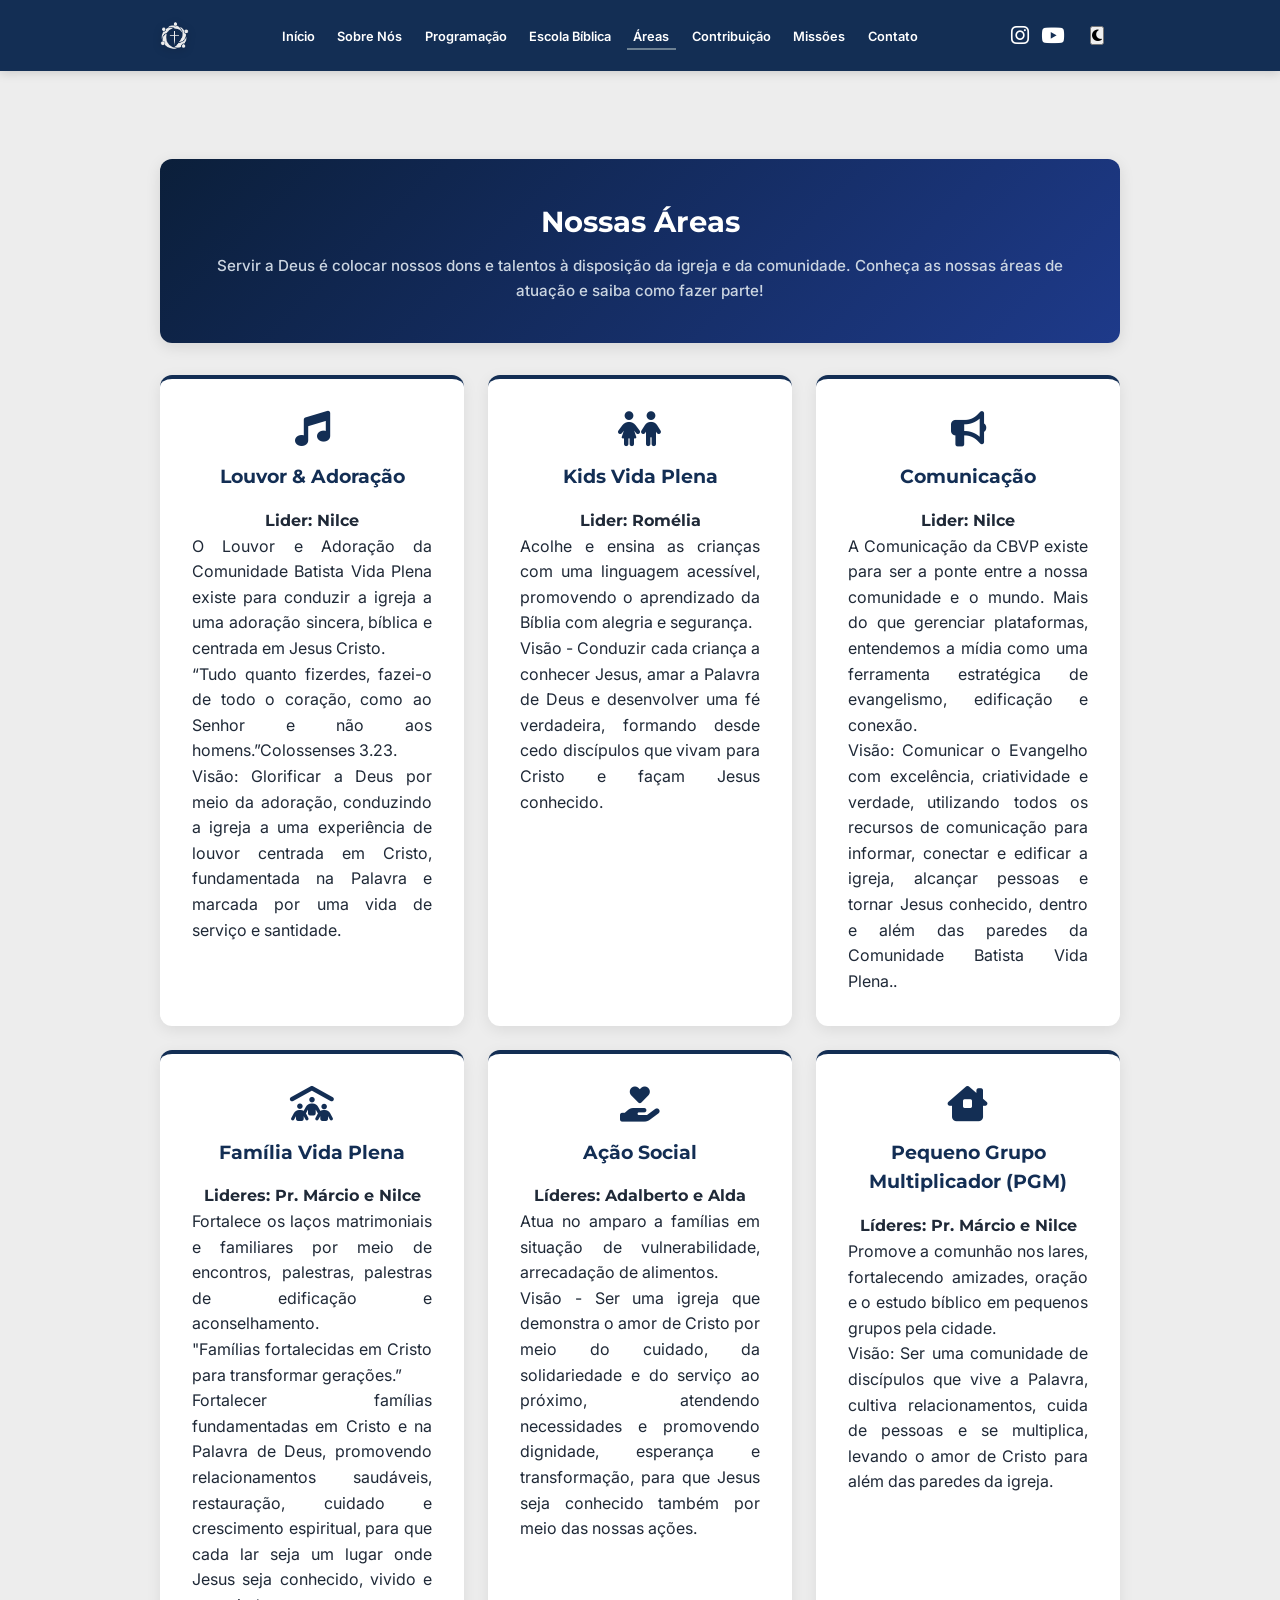
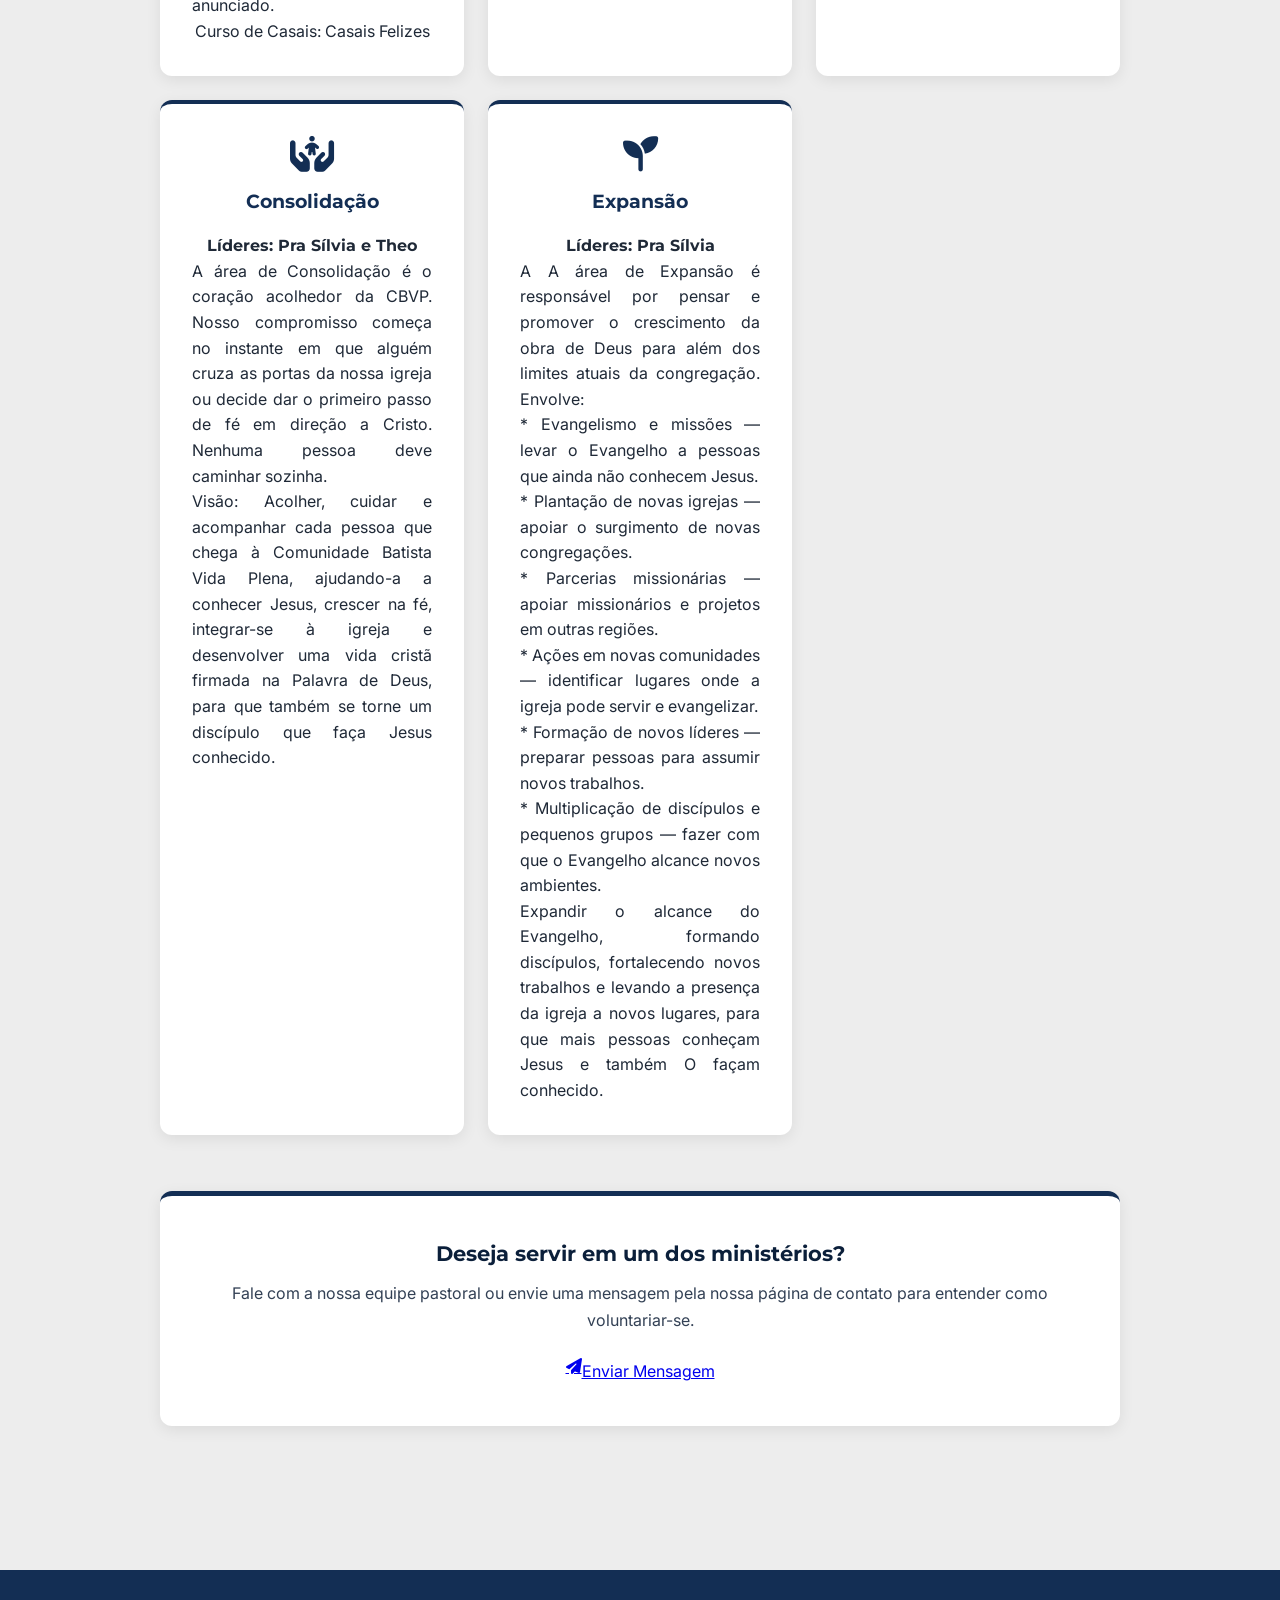
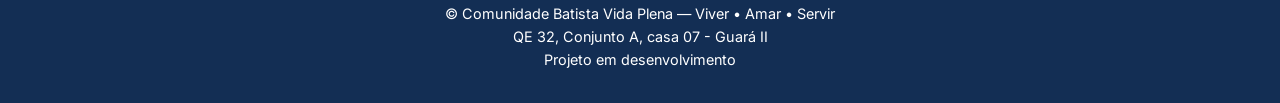
<file: areas.html>
<!DOCTYPE html>
<html lang="pt-BR">
<head>
  <meta charset="UTF-8">
  <meta name="viewport" content="width=device-width, initial-scale=1.0">
  <title>Áreas - Comunidade Batista Vida Plena</title>
  <link rel="stylesheet" href="css/estilo.css">
  <!-- CSS Exclusivo para Celulares -->
  <link rel="stylesheet" href="css/mobile.css">
  <link rel="stylesheet" href="css/dark-theme.css">
  <!-- Ícones do Font Awesome -->
  <link rel="stylesheet" href="https://cdnjs.cloudflare.com/ajax/libs/font-awesome/6.5.1/css/all.min.css">
</head>
<body>

  <!-- CABEÇALHO / NAVEGAÇÃO -->
  <header class="header">
    <nav class="navbar">
      <a href="index.html" class="logo-container">
        <img src="imagem/logo-cinza.png" alt="Comunidade Batista Vida Plena" class="logo-img">
      </a>

      <div class="hamburger" id="menu-toggle">
        <span></span>
        <span></span>
        <span></span>
      </div>

      <ul class="nav-menu" id="nav-menu">
        <li><a href="index.html" class="nav-link">Início</a></li>
        <li><a href="sobre.html" class="nav-link">Sobre Nós</a></li>
        <li><a href="programacao.html" class="nav-link">Programação</a></li>
        <li><a href="ebd.html" class="nav-link">Escola Bíblica</a></li>
        <li><a href="areas.html" class="nav-link active">Áreas</a></li>
        <li><a href="contribuicao.html" class="nav-link">Contribuição</a></li>
        <li><a href="missoes.html" class="nav-link">Missões</a></li>
        <li><a href="contato.html" class="nav-link">Contato</a></li>
      </ul>

      <div class="header-social">
        <a href="https://www.instagram.com/cbvidaplenadf" target="_blank" rel="noopener noreferrer" class="social-icon" title="Instagram">
          <i class="fa-brands fa-instagram"></i>
        </a>
        <a href="https://www.youtube.com/@CBVidaPlena" target="_blank" rel="noopener noreferrer" class="social-icon" title="YouTube">
          <i class="fa-brands fa-youtube"></i>
        </a>
        <!-- Divisória visual (barrinha vertical) -->
        <span class="divider"></span>
        <!-- Botão de Alternar Tema (No final) -->
        <button id="theme-toggle" class="btn-theme" aria-label="Alternar Tema">
        <i id="theme-icon" class="fa-solid fa-moon"></i>
        </button>
       </div>
    </nav>
  </header>

  <!-- CONTEÚDO PRINCIPAL -->
  <main class="container" style="margin-top: 2.5rem;">

    <!-- BANNER DE APRESENTAÇÃO -->
    <div class="ebd-intro-banner">
      <h2 style="text-align: center;">Nossas Áreas</h2>
      <p>Servir a Deus é colocar nossos dons e talentos à disposição da igreja e da comunidade. Conheça as nossas áreas de atuação e saiba como fazer parte!</p>
    </div>

    <!-- GRID DE ÁREAS-->
    <div class="grid-cards" style="margin-bottom: 3.5rem;">

      <!-- Louvor -->
      <div class="card ministry-card">
        <i class="fa-solid fa-music icon-card"></i>
        <h3>Louvor & Adoração</h3>
        <h4>Lider: Nilce</h4>
        <p>O Louvor e Adoração da Comunidade Batista Vida Plena existe para conduzir a igreja a uma adoração sincera, bíblica e centrada em Jesus Cristo.
         <p>“Tudo quanto fizerdes, fazei-o de todo o coração, como ao Senhor e não aos homens.”Colossenses 3.23.</p>
        <p>Visão: Glorificar a Deus por meio da adoração, conduzindo a igreja a uma experiência de louvor centrada em Cristo, fundamentada na Palavra e marcada por uma vida de serviço e santidade. </p>
      </div>

      <!-- Kids -->
      <div class="card ministry-card">
        <i class="fa-solid fa-children icon-card"></i>
        <h3>Kids Vida Plena</h3>
        <h4>Lider: Romélia</h4>
        <p>Acolhe e ensina as crianças com uma linguagem acessível, promovendo o aprendizado da Bíblia com alegria e segurança.</p>
        <p>Visão - Conduzir cada criança a conhecer Jesus, amar a Palavra de Deus e desenvolver uma fé verdadeira, formando desde cedo discípulos que vivam para Cristo e façam Jesus conhecido.</p>
      </div>

      <!-- Comunicação -->
      <div class="card ministry-card">
        <i class="fa-solid fa-bullhorn icon-card"></i>
        <h3>Comunicação</h3>
        <h4>Lider: Nilce</h4>
        <p>A Comunicação da CBVP existe para ser a ponte entre a nossa comunidade e o mundo. Mais do que gerenciar plataformas, entendemos a mídia como uma ferramenta estratégica de evangelismo, edificação e conexão.</p>
        <p>Visão: Comunicar o Evangelho com excelência, criatividade e verdade, utilizando todos os recursos de comunicação para informar, conectar e edificar a igreja, alcançar pessoas e tornar Jesus conhecido, dentro e além das paredes da Comunidade Batista Vida Plena..</p>
      </div>

      <!--Familias -->
      <div class="card ministry-card">
        <i class="fa-solid fa-people-roof icon-card"></i>
        <h3>Família Vida Plena</h3>
        <h4>Lideres: Pr. Márcio e Nilce</h4>
        <p>Fortalece os laços matrimoniais e familiares por meio de encontros, palestras, palestras de edificação e aconselhamento.</p>
        <p>"Famílias fortalecidas em Cristo para transformar gerações.”</p>

        <p>Fortalecer famílias fundamentadas em Cristo e na Palavra de Deus, promovendo relacionamentos saudáveis, restauração, cuidado e crescimento espiritual, para que cada lar seja um lugar onde Jesus seja conhecido, vivido e anunciado.</P>
         <p></p>Curso de Casais: Casais Felizes </p>
      </div>

      <!-- Ação Social -->
      <div class="card ministry-card">
        <i class="fa-solid fa-hand-holding-heart icon-card"></i>
        <h3>Ação Social</h3>
        <h4>Líderes: Adalberto e Alda</h4>
        <p>Atua no amparo a famílias em situação de vulnerabilidade, arrecadação de alimentos.</p>
        <p>Visão - Ser uma igreja que demonstra o amor de Cristo por meio do cuidado, da solidariedade e do serviço ao próximo, atendendo necessidades e promovendo dignidade, esperança e transformação, para que Jesus seja conhecido também por meio das nossas ações.</p>
      </div>

      <!-- Pequenos Grupos / Células -->
      <div class="card ministry-card">
        <i class="fa-solid fa-house-chimney-window icon-card"></i>
        <h3>Pequeno Grupo Multiplicador (PGM)</h3>
        <h4>Líderes: Pr. Márcio e Nilce</h4>
        <p>Promove a comunhão nos lares, fortalecendo amizades, oração e o estudo bíblico em pequenos grupos pela cidade.</p>
        <p>Visão: Ser uma comunidade de discípulos que vive a Palavra, cultiva relacionamentos, cuida de pessoas e se multiplica, levando o amor de Cristo para além das paredes da igreja.</p>
      </div>
      <!-- Consolidação -->
      <div class="card ministry-card">
        <i class="fa-solid fa-hands-holding-child icon-card"></i>
        <h3>Consolidação</h3>
        <h4>Líderes: Pra Sílvia e Theo</h4>
        <p>A área de Consolidação é o coração acolhedor da CBVP. Nosso compromisso começa no instante em que alguém cruza as portas da nossa igreja ou decide dar o primeiro passo de fé em direção a Cristo. Nenhuma pessoa deve caminhar sozinha.</p>
                <p>Visão: Acolher, cuidar e acompanhar cada pessoa que chega à Comunidade Batista Vida Plena, ajudando-a a conhecer Jesus, crescer na fé, integrar-se à igreja e desenvolver uma vida cristã firmada na Palavra de Deus, para que também se torne um discípulo que faça Jesus conhecido.</p> </p>
      </div>
      <!-- Expansão -->
      <div class="card ministry-card">
        <i class="fa-solid fa-seedling icon-card"></i>
        <h3>Expansão</h3>
        <h4>Líderes: Pra Sílvia</h4>
        <p>A A área de Expansão é responsável por pensar e promover o crescimento da obra de Deus para além dos limites atuais da congregação. Envolve: 
         <p>* Evangelismo e missões — levar o Evangelho a pessoas que ainda não conhecem Jesus.</p>
           <p>* Plantação de novas igrejas — apoiar o surgimento de novas congregações.</p>
           <p>* Parcerias missionárias — apoiar missionários e projetos em outras regiões.</p>
           <p>* Ações em novas comunidades — identificar lugares onde a igreja pode servir e evangelizar.</p>
           <p>* Formação de novos líderes — preparar pessoas para assumir novos trabalhos.</p>
           <p>* Multiplicação de discípulos e pequenos grupos — fazer com que o Evangelho alcance novos ambientes.</p>
        <p>Expandir o alcance do Evangelho, formando discípulos, fortalecendo novos trabalhos e levando a presença da igreja a novos lugares, para que mais pessoas conheçam Jesus e também O façam conhecido.</p>
      </div>

    </div>

    <!-- CHAMADA PARA AÇÃO (VOLUNTARIADO) -->
    <div class="history-card" style="text-align: center; border-left-color: #0b1f3a;">
      <h3 style="color: #0b1f3a; margin-bottom: 0.5rem; font-size: 1.3rem;">Deseja servir em um dos ministérios?</h3>
      <p style="margin-bottom: 1.2rem;">Fale com a nossa equipe pastoral ou envie uma mensagem pela nossa página de contato para entender como voluntariar-se.</p>
      <a href="contato.html" class="btn-download" style="display: inline-flex; width: auto;">
        <i class="fa-solid fa-paper-plane"></i> Enviar Mensagem
      </a>
    </div>

  </main>

  <!-- RODAPÉ -->
  <footer class="footer">
    <p>&copy; Comunidade Batista Vida Plena — Viver • Amar • Servir</p>
    <p>QE 32, Conjunto A, casa 07 - Guará II</p>
    <p>Projeto em desenvolvimento</p>
  </footer>

  <script src="js/script.js"></script>
  <script src="js/theme.js"></script>

</body>
</html>
</file>
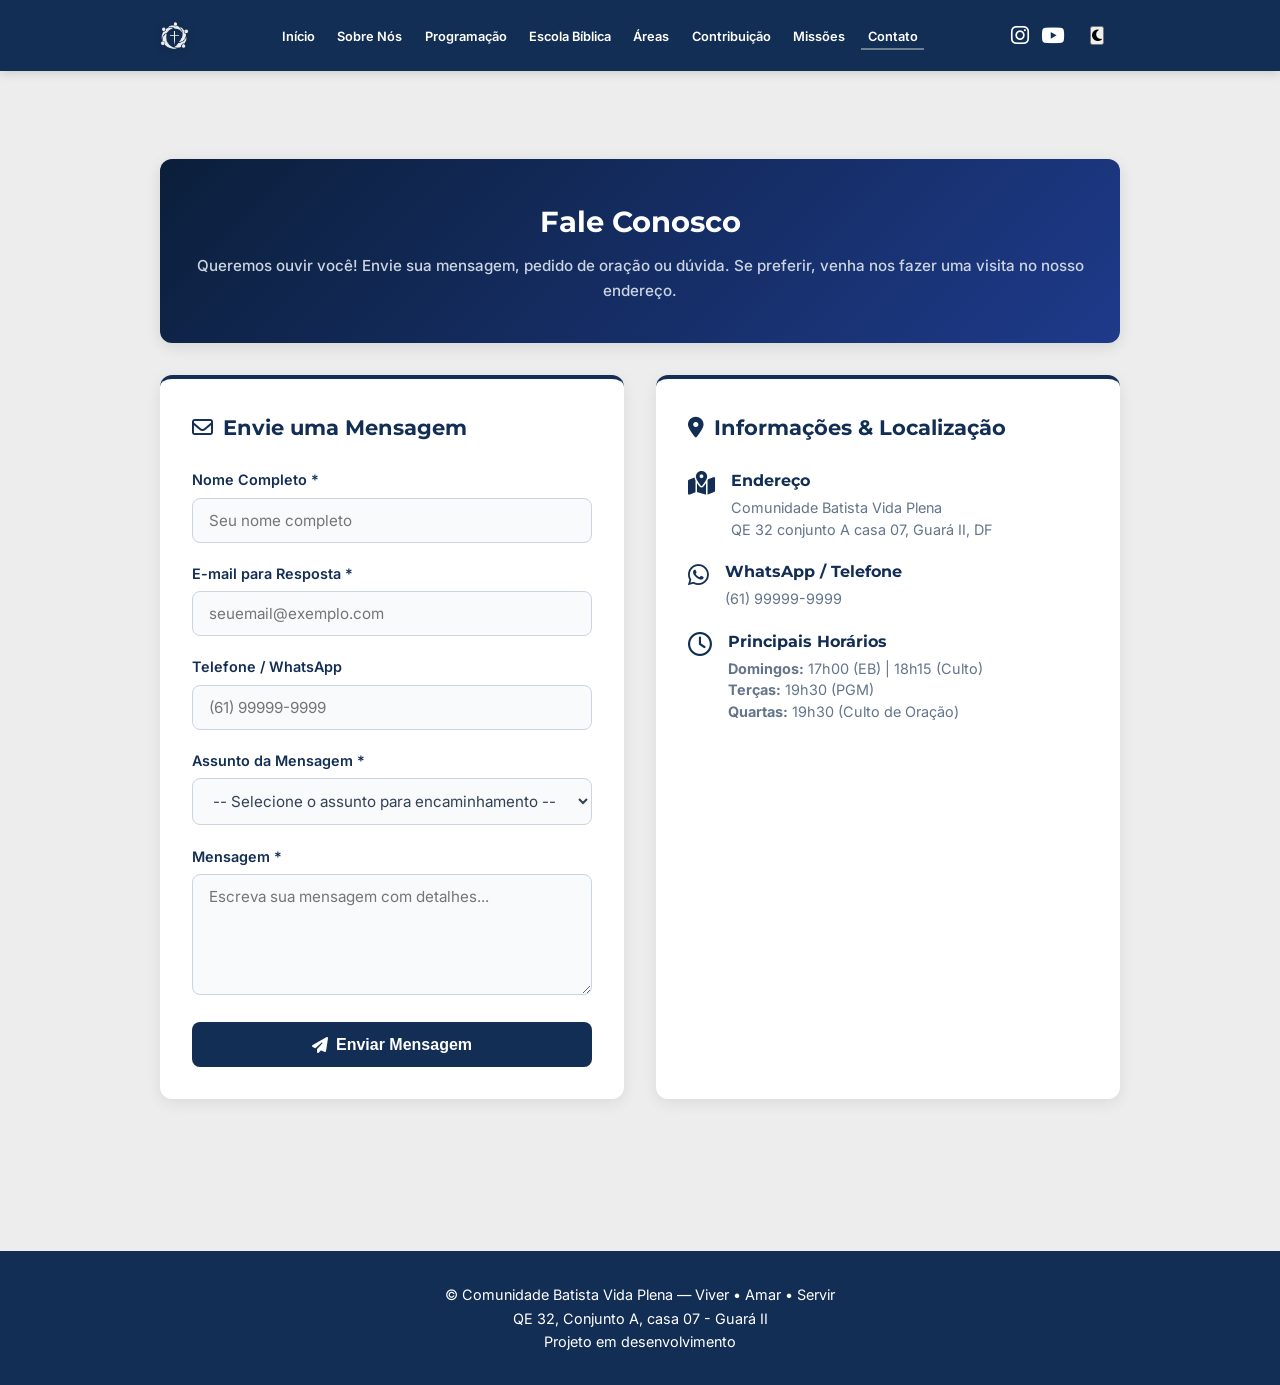
<file: contato.html>
<!DOCTYPE html>
<html lang="pt-BR">
<head>
  <meta charset="UTF-8">
  <meta name="viewport" content="width=device-width, initial-scale=1.0">
  <title>Contato & Localização - Comunidade Batista Vida Plena</title>
  <link rel="stylesheet" href="css/estilo.css">
  <link rel="stylesheet" href="css/mobile.css">
  <link rel="stylesheet" href="css/dark-theme.css">
  <!-- Ícones do Font Awesome -->
  <link rel="stylesheet" href="https://cdnjs.cloudflare.com/ajax/libs/font-awesome/6.5.1/css/all.min.css">
</head>
<body>

  <!-- CABEÇALHO / NAVEGAÇÃO -->
  <header class="header">
    <nav class="navbar">
      <a href="index.html" class="logo-container">
        <img src="imagem/logo-cinza.png" alt="Comunidade Batista Vida Plena" class="logo-img">
      </a>

      <div class="hamburger" id="menu-toggle">
       <span></span>
       <span></span>
       <span></span>
      </div>

      <ul class="nav-menu" id="nav-menu">
        <li><a href="index.html" class="nav-link">Início</a></li>
        <li><a href="sobre.html" class="nav-link">Sobre Nós</a></li>
        <li><a href="programacao.html" class="nav-link">Programação</a></li>
        <li><a href="ebd.html" class="nav-link">Escola Bíblica</a></li>
        <li><a href="areas.html" class="nav-link">Áreas</a></li>
        <li><a href="contribuicao.html" class="nav-link">Contribuição</a></li>
        <li><a href="missoes.html" class="nav-link">Missões</a></li>
        <li><a href="contato.html" class="nav-link active">Contato</a></li>
      </ul>
      <div class="header-social">
        <a href="https://www.instagram.com/cbvidaplenadf" target="_blank" rel="noopener noreferrer" class="social-icon" title="Instagram">
          <i class="fa-brands fa-instagram"></i>
        </a>
        <a href="https://www.youtube.com/@CBVidaPlena" target="_blank" rel="noopener noreferrer" class="social-icon" title="YouTube">
          <i class="fa-brands fa-youtube"></i>
        </a>
        <!-- Divisória visual (barrinha vertical) -->
        <span class="divider"></span>
        <!-- Botão de Alternar Tema (No final) -->
        <button id="theme-toggle" class="btn-theme" aria-label="Alternar Tema">
        <i id="theme-icon" class="fa-solid fa-moon"></i>
        </button>
      </div>
    </nav>
  </header>

  <!-- CONTEÚDO PRINCIPAL -->
  <main class="container" style="margin-top: 2.5rem;">

    <!-- BANNER DE APRESENTAÇÃO -->
    <div class="ebd-intro-banner">
      <h2 style="text-align: center;">Fale Conosco</h2>
      <p>Queremos ouvir você! Envie sua mensagem, pedido de oração ou dúvida. Se preferir, venha nos fazer uma visita no nosso endereço.</p>
    </div>

    <!-- GRID DE CONTATO (FORMULÁRIO + INFORMAÇÕES) -->
    <div class="contact-grid" style="margin-bottom: 3.5rem;">

      <!-- COLUNA 1: FORMULÁRIO -->
      <div class="contact-card">
        <h3 class="contact-title"><i class="fa-regular fa-envelope"></i> Envie uma Mensagem</h3>
        
        <form class="contact-form" action="https://formspree.io/f/mrpbnjwg" method="POST">
  <div class="form-group">
    <label for="nome">Nome Completo *</label>
    <input type="text" id="nome" name="nome" placeholder="Seu nome completo" required>
  </div>

  <div class="form-group">
    <label for="email">E-mail para Resposta *</label>
    <input type="email" id="email" name="email" placeholder="seuemail@exemplo.com" required>
  </div>

  <div class="form-group">
    <label for="telefone">Telefone / WhatsApp</label>
    <input type="tel" id="telefone" name="telefone" placeholder="(61) 99999-9999">
  </div>

  <!-- CAMPO OBRIGATÓRIO DE TRIAGEM DE ASSUNTO -->
  <div class="form-group">
    <label for="assunto">Assunto da Mensagem *</label>
    <select id="assunto" name="assunto" required>
      <option value="" disabled selected>-- Selecione o assunto para encaminhamento --</option>
      <option value="oracao">Pedido de Oração</option>
      <option value="aconselhamento">Pedido de Aconselhamento Pastoral</option>
      <option value="acao-social">Ação Social & Acolhimento</option>
       <option value="inscricao">Inscrição em eventos</option>
      <option value="secretaria">Dúvidas / Informações Gerais (Secretaria)</option>
      <option value="voluntariado">Quero Servir em um Ministério</option>
      <option value="outro">Outros Assuntos</option>
    </select>
  </div>

  <div class="form-group">
    <label for="mensagem">Mensagem *</label>
    <textarea id="mensagem" name="mensagem" rows="5" placeholder="Escreva sua mensagem com detalhes..." required></textarea>
  </div>

  <button type="submit" class="btn-submit">
    <i class="fa-solid fa-paper-plane"></i> Enviar Mensagem
  </button>
</form>
      </div>

      <!-- COLUNA 2: INFORMAÇÕES & ENDEREÇO -->
      <div class="contact-card">
        <h3 class="contact-title"><i class="fa-solid fa-location-dot"></i> Informações & Localização</h3>
        
        <div class="info-item">
          <i class="fa-solid fa-map-location-dot info-icon"></i>
          <div>
            <h4>Endereço</h4>
            <p>Comunidade Batista Vida Plena<br>QE 32 conjunto A casa 07, Guará II, DF</p>
          </div>
        </div>

        <div class="info-item">
          <i class="fa-brands fa-whatsapp info-icon"></i>
          <div>
            <h4>WhatsApp / Telefone</h4>
            <p>(61) 99999-9999</p>
          </div>
        </div>

        <div class="info-item">
          <i class="fa-regular fa-clock info-icon"></i>
          <div>
            <h4>Principais Horários</h4>
            <p><strong>Domingos:</strong> 17h00 (EB) | 18h15 (Culto)<br>
               <strong>Terças:</strong> 19h30 (PGM)<br>
               <strong>Quartas:</strong> 19h30 (Culto de Oração)</p>
          </div>
        </div>

        <!-- MAPA DO GOOGLE MAPS (Guará II - DF) -->
        <div class="map-container" style="margin-top: 1.5rem;">
          <iframe 
            src="https://www.google.com/maps/embed?pb=!1m18!1m12!1m3!1d3838.487820123!2d-47.9825!3d-15.8236!2m3!1f0!0f0!3f0!3m2!1i1024!2i768!4f13.1!3m3!1m2!1s0x935a31e8c1234567%3A0x123456789abcdef!2sQE%2032%20Conjunto%20A%20-%20Guar%C3%A1%20II%2C%20Bras%C3%ADlia%20-%20DF!5e0!3m2!1spt-BR!2sbr!4v1700000000000!5m2!1spt-BR!2sbr" 
            width="100%" 
            height="220" 
            style="border:0; border-radius: 8px;" 
            allowfullscreen="" 
            loading="lazy" 
            referrerpolicy="no-referrer-when-downgrade">
          </iframe>
        </div>

      </div>

  </main>

  <!-- RODAPÉ -->
  <footer class="footer">
    <p>&copy; Comunidade Batista Vida Plena — Viver • Amar • Servir</p>
    <p>QE 32, Conjunto A, casa 07 - Guará II</p>
    <p>Projeto em desenvolvimento</p>
  </footer>

  <!-- SCRIPT EXTERNO UNIFICADO -->
  <script src="js/script.js"></script>
  <script src="js/theme.js"></script>

</body>
</html>
</file>
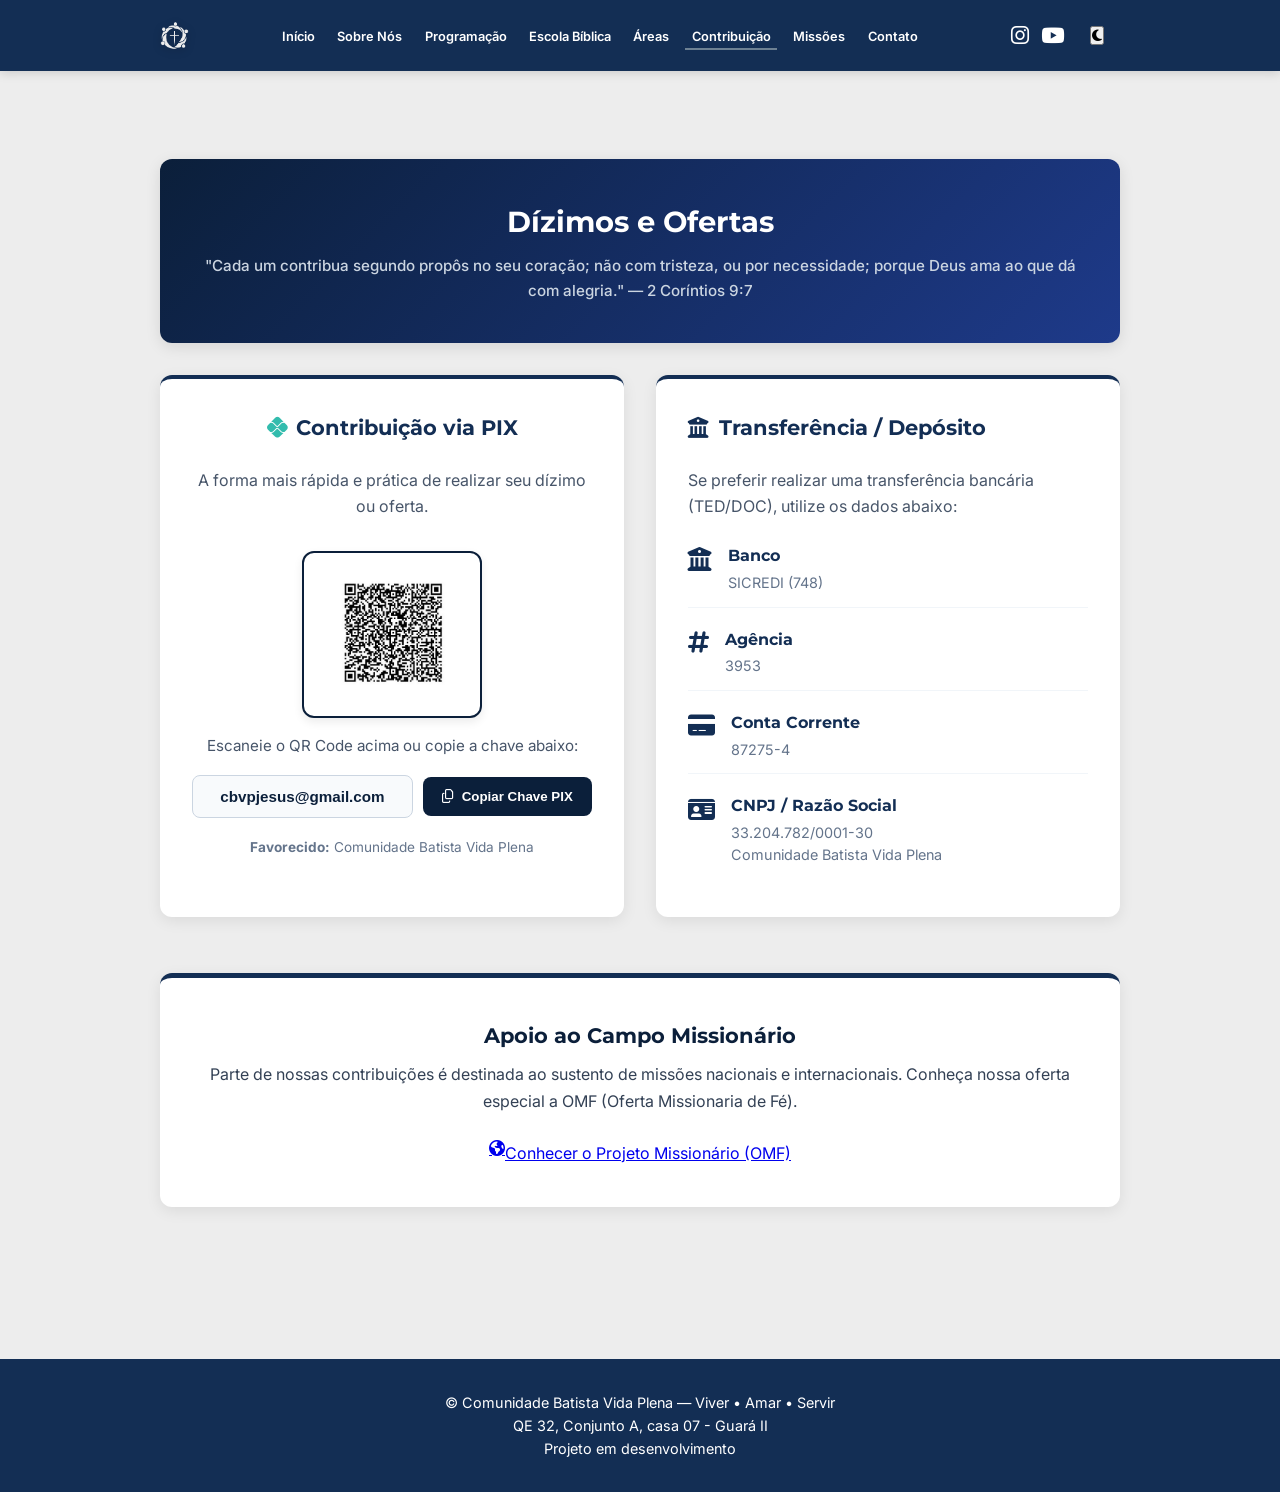
<file: contribuicao.html>
<!DOCTYPE html>
<html lang="pt-BR">
<head>
  <meta charset="UTF-8">
  <meta name="viewport" content="width=device-width, initial-scale=1.0">
  <title>Dízimos e Ofertas - Comunidade Batista Vida Plena</title>
  <link rel="stylesheet" href="css/estilo.css">
  <link rel="stylesheet" href="css/mobile.css">
  <link rel="stylesheet" href="css/dark-theme.css">
  <!-- Ícones do Font Awesome -->
  <link rel="stylesheet" href="https://cdnjs.cloudflare.com/ajax/libs/font-awesome/6.5.1/css/all.min.css">
</head>
<body>

  <!-- CABEÇALHO / NAVEGAÇÃO -->
  <header class="header">
    <nav class="navbar">
      <a href="index.html" class="logo-container">
        <img src="imagem/logo-cinza.png" alt="Comunidade Batista Vida Plena" class="logo-img">
      </a>

      <div class="hamburger" id="menu-toggle">
       <span></span>
       <span></span>
       <span></span>
      </div>

      <ul class="nav-menu" id="nav-menu">
        <li><a href="index.html" class="nav-link">Início</a></li>
        <li><a href="sobre.html" class="nav-link">Sobre Nós</a></li>
        <li><a href="programacao.html" class="nav-link">Programação</a></li>
        <li><a href="ebd.html" class="nav-link">Escola Bíblica</a></li>
        <li><a href="areas.html" class="nav-link">Áreas</a></li>
        <li><a href="contribuicao.html" class="nav-link active">Contribuição</a></li>
        <li><a href="missoes.html" class="nav-link">Missões</a></li>
        <li><a href="contato.html" class="nav-link">Contato</a></li>
      </ul>

      <div class="header-social">
        <a href="https://www.instagram.com/cbvidaplenadf" target="_blank" rel="noopener noreferrer" class="social-icon" title="Instagram">
          <i class="fa-brands fa-instagram"></i>
        </a>
        <a href="https://www.youtube.com/@CBVidaPlena" target="_blank" rel="noopener noreferrer" class="social-icon" title="YouTube">
          <i class="fa-brands fa-youtube"></i>
        </a>
        <!-- Divisória visual (barrinha vertical) -->
        <span class="divider"></span>
        <!-- Botão de Alternar Tema (No final) -->
        <button id="theme-toggle" class="btn-theme" aria-label="Alternar Tema">
        <i id="theme-icon" class="fa-solid fa-moon"></i>
        </button>
      </div>
    </nav>
  </header>

  <!-- CONTEÚDO PRINCIPAL -->
  <main class="container" style="margin-top: 2.5rem;">

    <!-- BANNER DE APRESENTAÇÃO -->
    <div class="ebd-intro-banner">
      <h2 style="text-align: center;">Dízimos e Ofertas</h2>
      <p>"Cada um contribua segundo propôs no seu coração; não com tristeza, ou por necessidade; porque Deus ama ao que dá com alegria." — 2 Coríntios 9:7</p>
    </div>
    
    <!-- GRID DE FORMAS DE CONTRIBUIÇÃO -->
<div class="contact-grid" style="margin-bottom: 3.5rem;">
  <!-- CARTÃO PIX -->
<div class="contact-card" style="text-align: center; max-width: 500px; margin: 0 auto;">
  
  <h3 class="contact-title" style="justify-content: center; display: flex; align-items: center; gap: 0.5rem;">
    <i class="fa-brands fa-pix" style="color: #32bcad;"></i> Contribuição via PIX
  </h3>
  
  <p style="color: #475569; margin-bottom: 1.5rem;">
    A forma mais rápida e prática de realizar seu dízimo ou oferta.
  </p>

  <div class="pix-card" style="display: flex; flex-direction: column; align-items: center; justify-content: center; width: 100%;">
    
    <!-- CONTAINER DO QR CODE -->
    <div class="qr-code-container" style="margin: 0.5rem 0 1rem 0;">
      <img src="imagem/qrcode.jpg" alt="QR Code PIX - Comunidade Batista Vida Plena" class="qr-code-img">
    </div>

    <!-- INSTRUÇÕES E CAMPO DE CÓPIA -->
    <p class="pix-instructions" style="margin-bottom: 1rem;">
      Escaneie o QR Code acima ou copie a chave abaixo:
    </p>

    <div class="pix-input-group">
      <input type="text" id="chavePix" value="cbvpjesus@gmail.com" readonly class="pix-input">
      <button type="button" onclick="copiarPix()" class="btn-pix">
        <i class="fa-regular fa-copy"></i> <span id="btnText">Copiar Chave PIX</span>
      </button>
    </div>

    <p style="font-size: 0.85rem; color: #64748b; margin-top: 1.2rem;">
      <strong>Favorecido:</strong> Comunidade Batista Vida Plena
    </p>

  </div> <!-- Fim do pix-card -->

</div> <!-- Fim do contact-card -->

      <!-- CARTÃO DADOS BANCÁRIOS -->
      <div class="contact-card">
        <h3 class="contact-title"><i class="fa-solid fa-building-columns"></i> Transferência / Depósito</h3>
        <p style="color: #475569; margin-bottom: 1.5rem;">Se preferir realizar uma transferência bancária (TED/DOC), utilize os dados abaixo:</p>
        
        <div class="info-item" style="border-bottom: 1px solid #f1f5f9; padding-bottom: 0.8rem;">
          <i class="fa-solid fa-bank info-icon"></i>
          <div>
            <h4>Banco</h4>
            <p>SICREDI (748)</p>
          </div>
        </div>

        <div class="info-item" style="border-bottom: 1px solid #f1f5f9; padding-bottom: 0.8rem;">
          <i class="fa-solid fa-hashtag info-icon"></i>
          <div>
            <h4>Agência</h4>
            <p>3953</p>
          </div>
        </div>

        <div class="info-item" style="border-bottom: 1px solid #f1f5f9; padding-bottom: 0.8rem;">
          <i class="fa-solid fa-credit-card info-icon"></i>
          <div>
            <h4>Conta Corrente</h4>
            <p>87275-4</p>
          </div>
        </div>

        <div class="info-item">
          <i class="fa-solid fa-id-card info-icon"></i>
          <div>
            <h4>CNPJ / Razão Social</h4>
            <p>33.204.782/0001-30<br>Comunidade Batista Vida Plena</p>
          </div>
        </div>
      </div>

    </div>

    <!-- BANNER DE TRANSPARÊNCIA E MISSÕES -->
    <div class="history-card" style="text-align: center; border-left-color: #0b1f3a; margin-bottom: 3.5rem;">
      <h3 style="color: #0b1f3a; margin-bottom: 0.5rem; font-size: 1.3rem;">Apoio ao Campo Missionário</h3>
      <p style="margin-bottom: 1.2rem;">Parte de nossas contribuições é destinada ao sustento de missões nacionais e internacionais. Conheça nossa oferta especial a OMF (Oferta Missionaria de Fé).</p>
      <a href="missoes.html" class="btn-download" style="display: inline-flex; width: auto;">
        <i class="fa-solid fa-earth-americas"></i> Conhecer o Projeto Missionário (OMF)
      </a>
    </div>

  </main>

  <!-- RODAPÉ -->
  <footer class="footer">
    <p>&copy; Comunidade Batista Vida Plena — Viver • Amar • Servir</p>
    <p>QE 32, Conjunto A, casa 07 - Guará II</p>
    <p>Projeto em desenvolvimento</p>
  </footer>

  <!-- SCRIPT EXTERNO UNIFICADO -->
  <script src="js/script.js"></script>
  <script src="js/theme.js"></script>

</body>
</html>
</file>
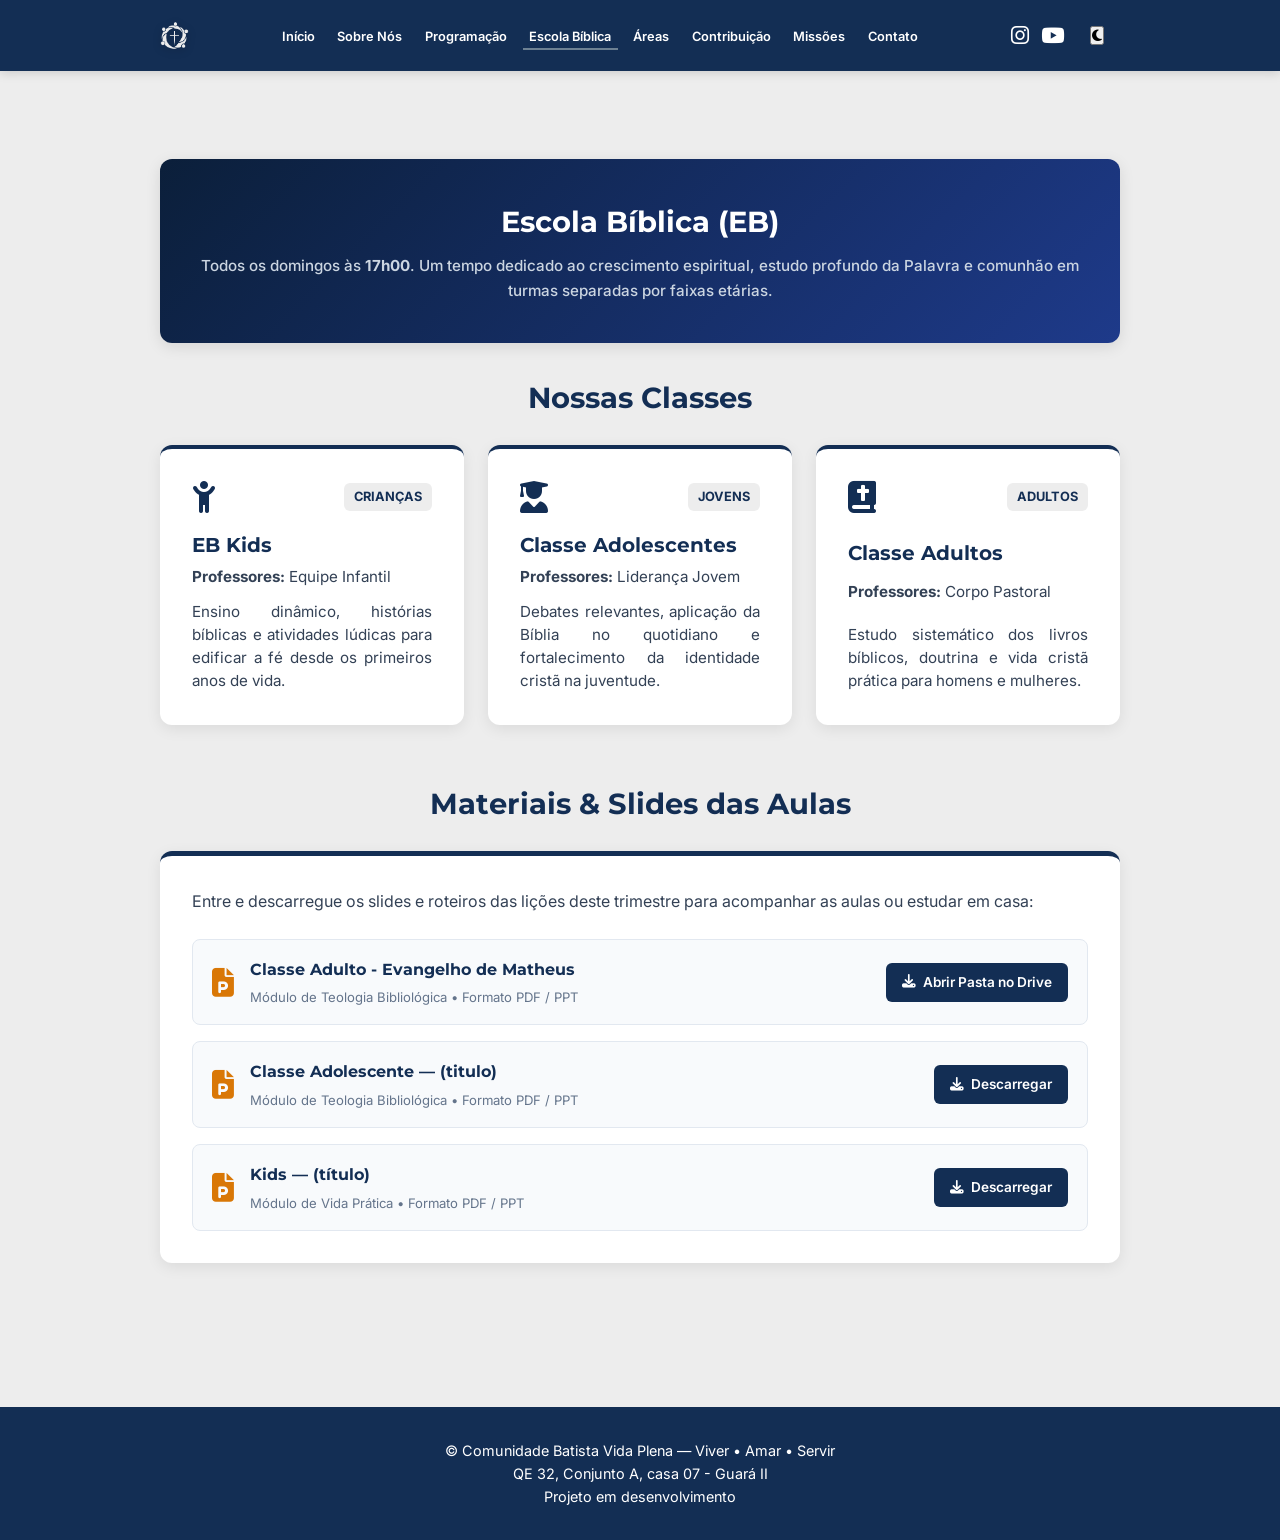
<file: ebd.html>
<!DOCTYPE html>
<html lang="pt-BR">
<head>
  <meta charset="UTF-8">
  <meta name="viewport" content="width=device-width, initial-scale=1.0">
  <title>Escola Bíblica - Comunidade Batista Vida Plena</title>
  <link rel="stylesheet" href="css/estilo.css">
  <link rel="stylesheet" href="css/mobile.css">
  <link rel="stylesheet" href="css/dark-theme.css">
  <!-- Ícones do Font Awesome -->
  <link rel="stylesheet" href="https://cdnjs.cloudflare.com/ajax/libs/font-awesome/6.5.1/css/all.min.css">
</head>
<body>

  <!-- CABEÇALHO / NAVEGAÇÃO -->
  <header class="header">
    <nav class="navbar">
      <a href="index.html" class="logo-container">
        <img src="imagem/logo-cinza.png" alt="Comunidade Batista Vida Plena" class="logo-img">
      </a>

      <div class="hamburger" id="menu-toggle">
       <span></span>
       <span></span>
       <span></span>
      </div>

      <ul class="nav-menu" id="nav-menu">
        <li><a href="index.html" class="nav-link">Início</a></li>
        <li><a href="sobre.html" class="nav-link">Sobre Nós</a></li>
        <li><a href="programacao.html" class="nav-link">Programação</a></li>
        <li><a href="ebd.html" class="nav-link active">Escola Bíblica</a></li>
        <li><a href="areas.html" class="nav-link">Áreas</a></li>
        <li><a href="contribuicao.html" class="nav-link">Contribuição</a></li>
        <li><a href="missoes.html" class="nav-link">Missões</a></li>
        <li><a href="contato.html" class="nav-link">Contato</a></li>
      </ul>

      <div class="header-social">
        <a href="https://www.instagram.com/cbvidaplenadf" target="_blank" rel="noopener noreferrer" class="social-icon" title="Instagram">
          <i class="fa-brands fa-instagram"></i>
        </a>
        <a href="https://www.youtube.com/@CBVidaPlena" target="_blank" rel="noopener noreferrer" class="social-icon" title="YouTube">
          <i class="fa-brands fa-youtube"></i>
        </a>
        <!-- Divisória visual (barrinha vertical) -->
        <span class="divider"></span>
        <!-- Botão de Alternar Tema (No final) -->
        <button id="theme-toggle" class="btn-theme" aria-label="Alternar Tema">
        <i id="theme-icon" class="fa-solid fa-moon"></i>
        </button>
      </div>
    </nav>
  </header>

  <!-- CONTEÚDO PRINCIPAL -->
  <main class="container" style="margin-top: 2.5rem;">

    <!-- APRESENTAÇÃO DA EBD -->
    <div class="ebd-intro-banner">
      <h2>Escola Bíblica (EB)</h2>
      <p>Todos os domingos às <strong>17h00</strong>. Um tempo dedicado ao crescimento espiritual, estudo profundo da Palavra e comunhão em turmas separadas por faixas etárias.</p>
    </div>

    <!-- SEÇÃO: CLASSES / TURMAS -->
    <h2 class="section-title">Nossas Classes</h2>
    <div class="grid-cards" style="margin-bottom: 3.5rem;">
      
      <div class="card ebd-class-card">
        <div class="ebd-class-header">
          <i class="fa-solid fa-child-reaching class-icon"></i>
          <span class="class-badge">Crianças</span>
        </div>
        <h3>EB Kids</h3>
        <p class="class-teacher"><strong>Professores:</strong> Equipe Infantil</p>
        <p>Ensino dinâmico, histórias bíblicas e atividades lúdicas para edificar a fé desde os primeiros anos de vida.</p>
      </div>

      <div class="card ebd-class-card">
        <div class="ebd-class-header">
          <i class="fa-solid fa-user-graduate class-icon"></i>
          <span class="class-badge">Jovens</span>
        </div>
        <h3>Classe Adolescentes</h3>
        <p class="class-teacher"><strong>Professores:</strong> Liderança Jovem</p>
        <p>Debates relevantes, aplicação da Bíblia no quotidiano e fortalecimento da identidade cristã na juventude.</p>
      </div>

      <div class="card ebd-class-card">
        <div class="ebd-class-header">
          <i class="fa-solid fa-book-bible class-icon"></i>
          <span class="class-badge">Adultos</span>
        </div>
        <h3>Classe Adultos</h3>
        <p class="class-teacher"><strong>Professores:</strong> Corpo Pastoral</p>
        <p>Estudo sistemático dos livros bíblicos, doutrina e vida cristã prática para homens e mulheres.</p>
      </div>

    </div>

    <!-- SEÇÃO: MATERIAL DIDÁTICO / SLIDES DAS LIÇÕES -->
    <h2 class="section-title">Materiais & Slides das Aulas</h2>
    <div class="history-card" style="border-left-color: #6d8193; padding: 2rem;">
      <p style="margin-bottom: 1.5rem;">Entre e descarregue os slides e roteiros das lições deste trimestre para acompanhar as aulas ou estudar em casa:</p>

      <div class="download-list">
        
        <div class="download-item">
          <div class="download-info">
            <i class="fa-solid fa-file-powerpoint ppt-icon"></i>
            <div>
              <h4> Classe Adulto - Evangelho de Matheus</h4>
              <p>Módulo de Teologia Bibliológica • Formato PDF / PPT</p>
            </div>
          </div>
          <a href="https://drive.google.com/drive/folders/1VM2Rcicpa3_LExY8xWGtOIfnCTQTBNDr?usp=drive_link" 
             target="_blank" 
             rel="noopener noreferrer" 
             class="btn-download-sm">
             <i class="fa-solid fa-download"></i> Abrir Pasta no Drive
             </a>
        </div>

        <div class="download-item">
          <div class="download-info">
            <i class="fa-solid fa-file-powerpoint ppt-icon"></i>
            <div>
              <h4>Classe Adolescente — (titulo)</h4>
              <p>Módulo de Teologia Bibliológica • Formato PDF / PPT</p>
            </div>
          </div>
          <a href="#" class="btn-download-sm">
            <i class="fa-solid fa-download"></i> Descarregar
          </a>
        </div>

        <div class="download-item">
          <div class="download-info">
            <i class="fa-solid fa-file-powerpoint ppt-icon"></i>
            <div>
              <h4>Kids — (título)</h4>
              <p>Módulo de Vida Prática • Formato PDF / PPT</p>
            </div>
          </div>
          <a href="#" class="btn-download-sm">
            <i class="fa-solid fa-download"></i> Descarregar
          </a>
        </div>

      </div>
    </div>

  </main>

  <!-- RODAPÉ -->
  <footer class="footer">
    <p>&copy; Comunidade Batista Vida Plena — Viver • Amar • Servir</p>
    <p>QE 32, Conjunto A, casa 07 - Guará II</p>
    <p>Projeto em desenvolvimento</p>
  </footer>

<!-- SCRIPT EXTERNO UNIFICADO -->
  <script src="js/script.js"></script>
  <script src="js/theme.js"></script>
  
</body>
</html>
</file>
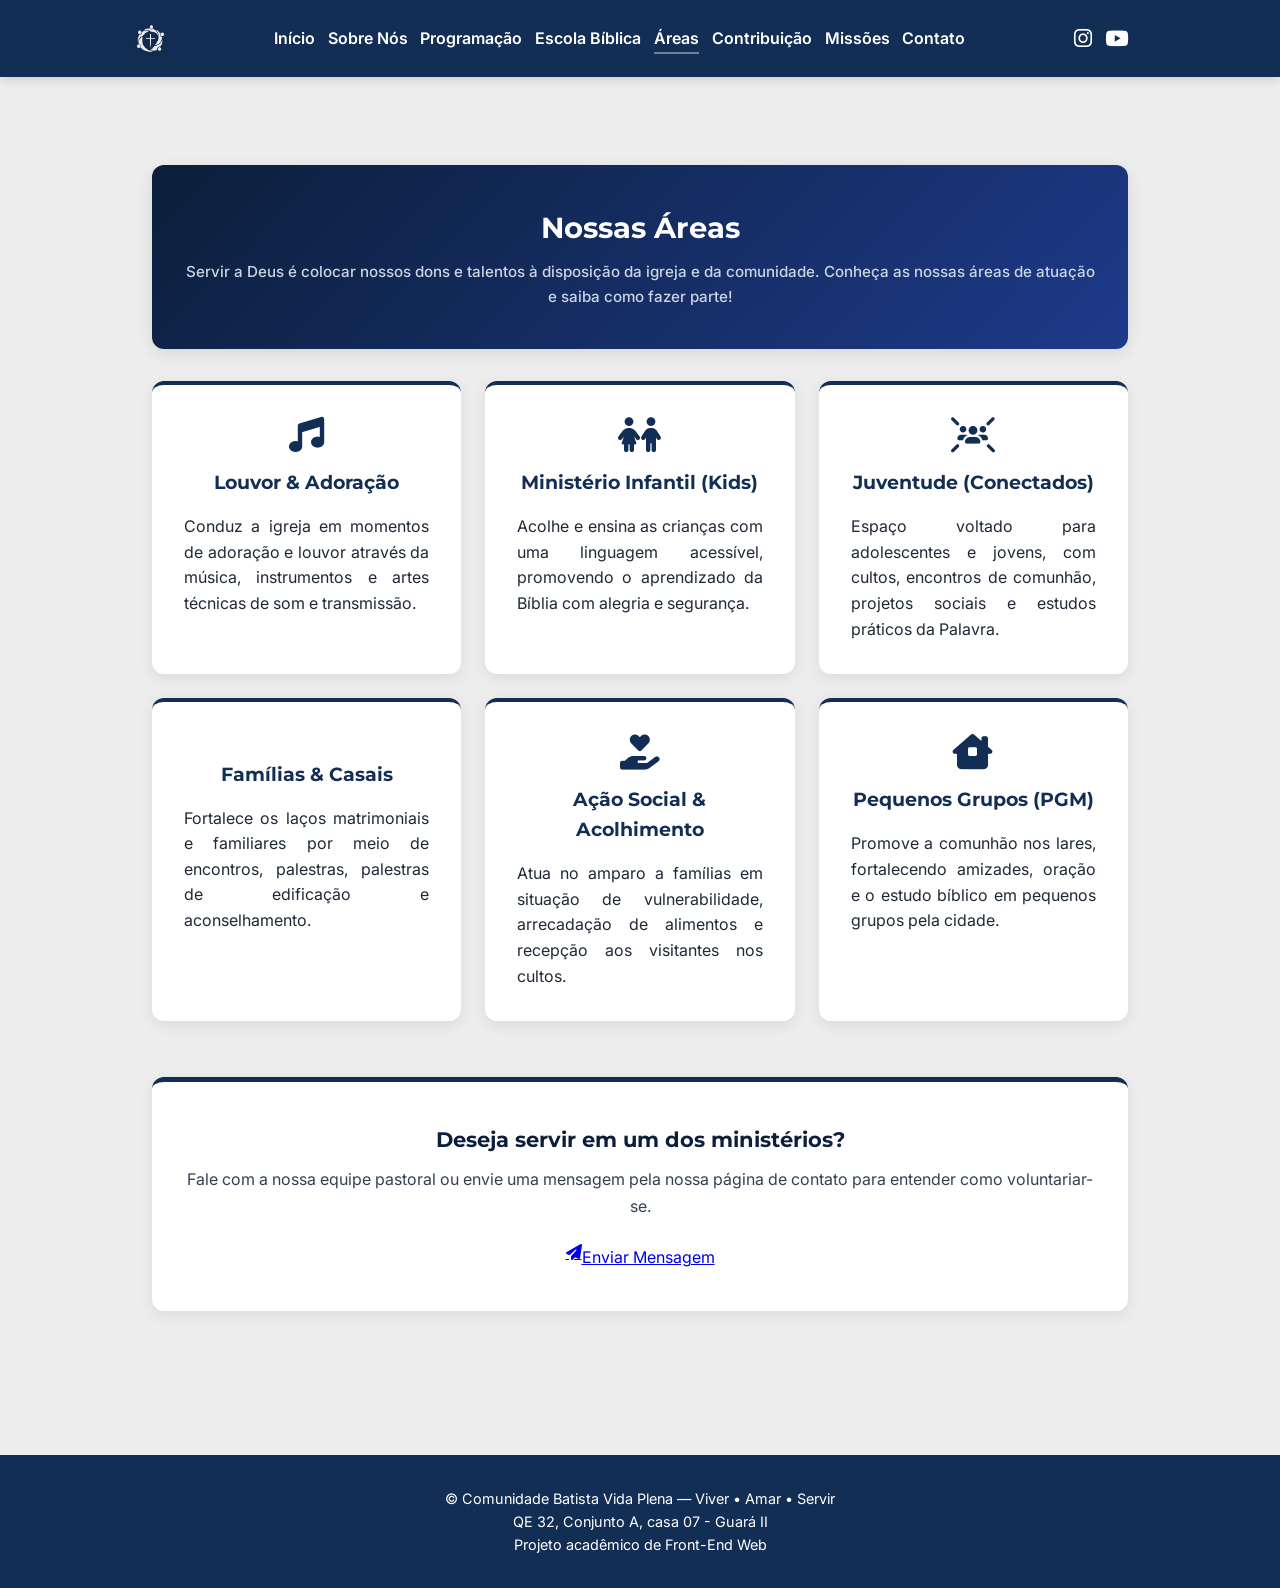
<file: ministerios.html>
<!DOCTYPE html>
<html lang="pt-BR">
<head>
  <meta charset="UTF-8">
  <meta name="viewport" content="width=device-width, initial-scale=1.0">
  <title>Áreas - Comunidade Batista Vida Plena</title>
  <link rel="stylesheet" href="css/estilo.css">
  <!-- Ícones do Font Awesome -->
  <link rel="stylesheet" href="https://cdnjs.cloudflare.com/ajax/libs/font-awesome/6.5.1/css/all.min.css">
</head>
<body>

  <!-- CABEÇALHO / NAVEGAÇÃO -->
  <header class="header">
    <nav class="navbar">
      <a href="index.html" class="logo-container">
        <img src="imagem/logo-cinza.png" alt="Comunidade Batista Vida Plena" class="logo-img">
      </a>

      <div class="hamburger" id="menu-toggle">
        <span></span>
        <span></span>
        <span></span>
      </div>

      <ul class="nav-menu" id="nav-menu">
        <li><a href="index.html" class="nav-link">Início</a></li>
        <li><a href="sobre.html" class="nav-link">Sobre Nós</a></li>
        <li><a href="programacao.html" class="nav-link">Programação</a></li>
        <li><a href="ebd.html" class="nav-link">Escola Bíblica</a></li>
        <li><a href="areas.html" class="nav-link active">Áreas</a></li>
        <li><a href="contribuicao.html" class="nav-link">Contribuição</a></li>
        <li><a href="missoes.html" class="nav-link">Missões</a></li>
        <li><a href="contato.html" class="nav-link">Contato</a></li>
      </ul>

      <div class="header-social">
        <a href="https://www.instagram.com" target="_blank" rel="noopener noreferrer" class="social-icon" title="Instagram">
          <i class="fa-brands fa-instagram"></i>
        </a>
        <a href="https://www.youtube.com" target="_blank" rel="noopener noreferrer" class="social-icon" title="YouTube">
          <i class="fa-brands fa-youtube"></i>
        </a>
      </div>
    </nav>
  </header>

  <!-- CONTEÚDO PRINCIPAL -->
  <main class="container" style="margin-top: 2.5rem;">

    <!-- BANNER DE APRESENTAÇÃO -->
    <div class="ebd-intro-banner">
      <h2 style="text-align: center;">Nossas Áreas</h2>
      <p>Servir a Deus é colocar nossos dons e talentos à disposição da igreja e da comunidade. Conheça as nossas áreas de atuação e saiba como fazer parte!</p>
    </div>

    <!-- GRID DE MINISTÉRIOS -->
    <div class="grid-cards" style="margin-bottom: 3.5rem;">

      <!-- Ministério de Louvor -->
      <div class="card ministry-card">
        <i class="fa-solid fa-music icon-card"></i>
        <h3>Louvor & Adoração</h3>
        <p>Conduz a igreja em momentos de adoração e louvor através da música, instrumentos e artes técnicas de som e transmissão.</p>
      </div>

      <!-- Ministério Kids -->
      <div class="card ministry-card">
        <i class="fa-solid fa-children icon-card"></i>
        <h3>Ministério Infantil (Kids)</h3>
        <p>Acolhe e ensina as crianças com uma linguagem acessível, promovendo o aprendizado da Bíblia com alegria e segurança.</p>
      </div>

      <!-- Ministério de Jovens -->
      <div class="card ministry-card">
        <i class="fa-solid fa-users-rays icon-card"></i>
        <h3>Juventude (Conectados)</h3>
        <p>Espaço voltado para adolescentes e jovens, com cultos, encontros de comunhão, projetos sociais e estudos práticos da Palavra.</p>
      </div>

      <!-- Ministério de Casais -->
      <div class="card ministry-card">
        <i class="fa-solid fa-rings-wedding icon-card"></i>
        <h3>Famílias & Casais</h3>
        <p>Fortalece os laços matrimoniais e familiares por meio de encontros, palestras, palestras de edificação e aconselhamento.</p>
      </div>

      <!-- Ação Social -->
      <div class="card ministry-card">
        <i class="fa-solid fa-hand-holding-heart icon-card"></i>
        <h3>Ação Social & Acolhimento</h3>
        <p>Atua no amparo a famílias em situação de vulnerabilidade, arrecadação de alimentos e recepção aos visitantes nos cultos.</p>
      </div>

      <!-- Pequenos Grupos / Células -->
      <div class="card ministry-card">
        <i class="fa-solid fa-house-chimney-window icon-card"></i>
        <h3>Pequenos Grupos (PGM)</h3>
        <p>Promove a comunhão nos lares, fortalecendo amizades, oração e o estudo bíblico em pequenos grupos pela cidade.</p>
      </div>

    </div>

    <!-- CHAMADA PARA AÇÃO (VOLUNTARIADO) -->
    <div class="history-card" style="text-align: center; border-left-color: #0b1f3a;">
      <h3 style="color: #0b1f3a; margin-bottom: 0.5rem; font-size: 1.3rem;">Deseja servir em um dos ministérios?</h3>
      <p style="margin-bottom: 1.2rem;">Fale com a nossa equipe pastoral ou envie uma mensagem pela nossa página de contato para entender como voluntariar-se.</p>
      <a href="contato.html" class="btn-download" style="display: inline-flex; width: auto;">
        <i class="fa-solid fa-paper-plane"></i> Enviar Mensagem
      </a>
    </div>

  </main>

  <!-- RODAPÉ -->
  <footer class="footer">
    <p>&copy; Comunidade Batista Vida Plena — Viver • Amar • Servir</p>
    <p>QE 32, Conjunto A, casa 07 - Guará II</p>
    <p>Projeto acadêmico de Front-End Web</p>
  </footer>

  <script>
    const hamburger = document.getElementById('hamburger');
    const navMenu = document.getElementById('nav-menu');

    hamburger.addEventListener('click', () => {
      navMenu.classList.toggle('active');
    });
  </script>

</body>
</html>
</file>
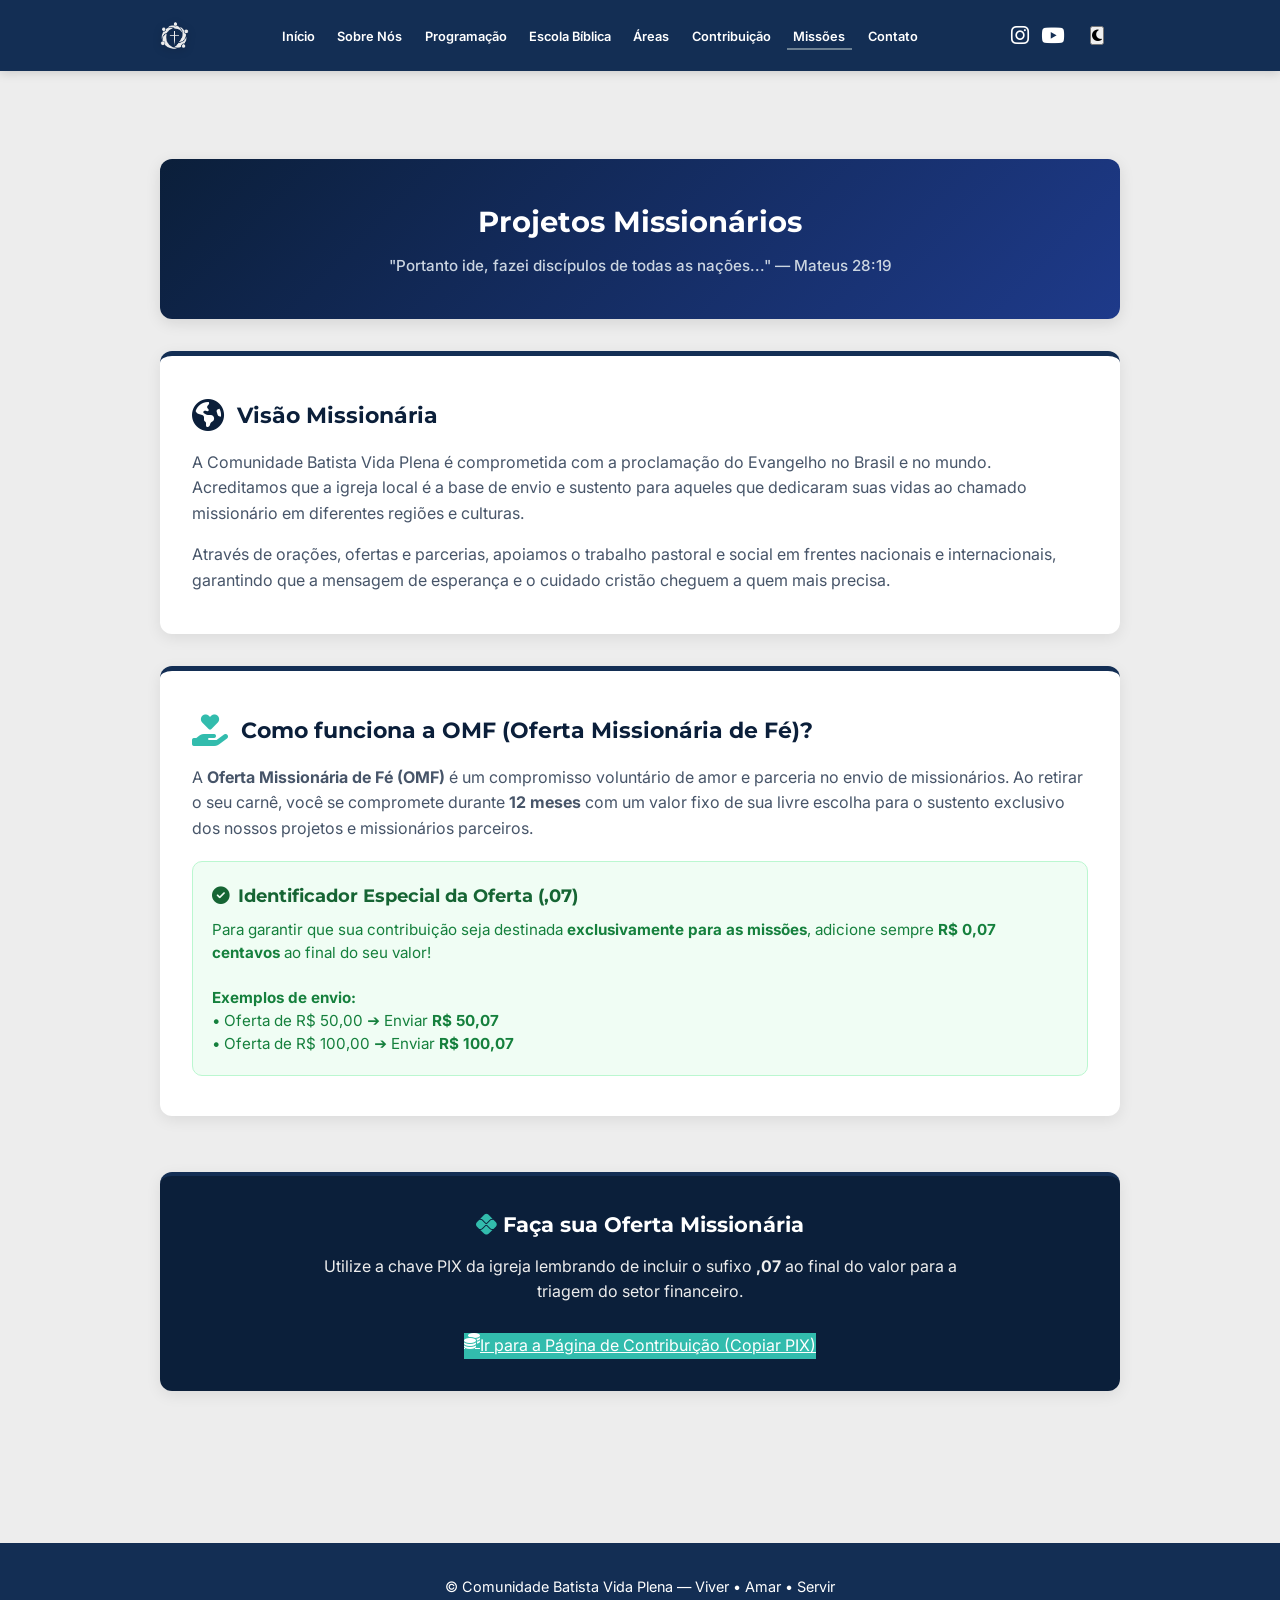
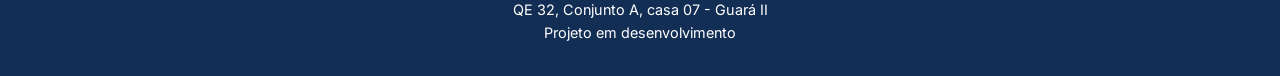
<file: missoes.html>
<!DOCTYPE html>
<html lang="pt-BR">
<head>
  <meta charset="UTF-8">
  <meta name="viewport" content="width=device-width, initial-scale=1.0">
  <title>Missões (OMF) - Comunidade Batista Vida Plena</title>
  <link rel="stylesheet" href="css/estilo.css">
  <link rel="stylesheet" href="css/mobile.css">
  <link rel="stylesheet" href="css/dark-theme.css">
  <!-- Ícones do Font Awesome -->
  <link rel="stylesheet" href="https://cdnjs.cloudflare.com/ajax/libs/font-awesome/6.5.1/css/all.min.css">
</head>
<body>

  <!-- CABEÇALHO / NAVEGAÇÃO -->
  <header class="header">
    <nav class="navbar">
      <a href="index.html" class="logo-container">
        <img src="imagem/logo-cinza.png" alt="Comunidade Batista Vida Plena" class="logo-img">
      </a>

      <div class="hamburger" id="menu-toggle">
         <span></span>
         <span></span>
         <span></span>
       </div>

      <ul class="nav-menu" id="nav-menu">
        <li><a href="index.html" class="nav-link">Início</a></li>
        <li><a href="sobre.html" class="nav-link">Sobre Nós</a></li>
        <li><a href="programacao.html" class="nav-link">Programação</a></li>
        <li><a href="ebd.html" class="nav-link">Escola Bíblica</a></li>
        <li><a href="areas.html" class="nav-link">Áreas</a></li>
        <li><a href="contribuicao.html" class="nav-link">Contribuição</a></li>
        <li><a href="missoes.html" class="nav-link active">Missões</a></li>
        <li><a href="contato.html" class="nav-link">Contato</a></li>
      </ul>

      <div class="header-social">
        <a href="https://www.instagram.com/cbvidaplenadf" target="_blank" rel="noopener noreferrer" class="social-icon" title="Instagram">
          <i class="fa-brands fa-instagram"></i>
        </a>
        <a href="https://www.youtube.com/@CBVidaPlena" target="_blank" rel="noopener noreferrer" class="social-icon" title="YouTube">
          <i class="fa-brands fa-youtube"></i>
        </a>
        <!-- Divisória visual (barrinha vertical) -->
        <span class="divider"></span>
        <!-- Botão de Alternar Tema (No final) -->
        <button id="theme-toggle" class="btn-theme" aria-label="Alternar Tema">
        <i id="theme-icon" class="fa-solid fa-moon"></i>
        </button>
      </div>
    </nav>
  </header>

  <!-- CONTEÚDO PRINCIPAL -->
 <main class="container" style="margin-top: 2.5rem;">

  <!-- BANNER DE APRESENTAÇÃO -->
  <div class="ebd-intro-banner">
    <h2 style="text-align: center;">Projetos Missionários</h2>
    <p>"Portanto ide, fazei discípulos de todas as nações..." — Mateus 28:19</p>
  </div>

  <!-- BLOCO 1: MISSÕES GERAIS -->
  <div class="history-card" style="border-left-color: #0b1f3a; margin-bottom: 2rem; background-color: #ffffff;">
    <div style="display: flex; align-items: center; gap: 0.8rem; margin-bottom: 1rem;">
      <i class="fa-solid fa-earth-americas" style="font-size: 2rem; color: #0b1f3a;"></i>
      <h3 style="color: #0b1f3a; font-size: 1.4rem; margin: 0;">Visão Missionária</h3>
    </div>
    
    <p style="color: #475569; line-height: 1.6; margin-bottom: 1rem;">
      A Comunidade Batista Vida Plena é comprometida com a proclamação do Evangelho no Brasil e no mundo. Acreditamos que a igreja local é a base de envio e sustento para aqueles que dedicaram suas vidas ao chamado missionário em diferentes regiões e culturas.
    </p>
    <p style="color: #475569; line-height: 1.6; margin: 0;">
      Através de orações, ofertas e parcerias, apoiamos o trabalho pastoral e social em frentes nacionais e internacionais, garantindo que a mensagem de esperança e o cuidado cristão cheguem a quem mais precisa.
    </p>
  </div>

  <!-- BLOCO 2: OFERTA MISSIONÁRIA DE FÉ (OMF) -->
  <div class="history-card" style="border-left-color: #32bcad; margin-bottom: 3.5rem; background-color: #ffffff;">
    <div style="display: flex; align-items: center; gap: 0.8rem; margin-bottom: 1rem;">
      <i class="fa-solid fa-hand-holding-heart" style="font-size: 2rem; color: #32bcad;"></i>
      <h3 style="color: #0b1f3a; font-size: 1.4rem; margin: 0;">Como funciona a OMF (Oferta Missionária de Fé)?</h3>
    </div>
    
    <p style="color: #475569; line-height: 1.6; margin-bottom: 1.2rem;">
      A <strong>Oferta Missionária de Fé (OMF)</strong> é um compromisso voluntário de amor e parceria no envio de missionários. Ao retirar o seu carnê, você se compromete durante <strong>12 meses</strong> com um valor fixo de sua livre escolha para o sustento exclusivo dos nossos projetos e missionários parceiros.
    </p>

    <!-- CAIXA DE DESTAQUE: REGRA DOS CENTAVOS -->
<div class="omf-box">
  <h4>
    <i class="fa-solid fa-circle-check"></i> Identificador Especial da Oferta (,07)
  </h4>
  <p>
    Para garantir que sua contribuição seja destinada <strong>exclusivamente para as missões</strong>, adicione sempre <strong>R$ 0,07 centavos</strong> ao final do seu valor!
    <br><br>
    <strong>Exemplos de envio:</strong>
    <br>• Oferta de R$ 50,00 ➔ Enviar <strong>R$ 50,07</strong>
    <br>• Oferta de R$ 100,00 ➔ Enviar <strong>R$ 100,07</strong>
  </p>
</div>
  </div>

  <!-- CHAMADA PARA CONTRIBUIÇÃO VIA PIX -->
  <div class="contact-card" style="text-align: center; margin-bottom: 3.5rem; background-color: #0b1f3a; color: #ffffff;">
    <h3 style="color: #ffffff; justify-content: center; font-size: 1.3rem; margin-bottom: 0.8rem;">
      <i class="fa-brands fa-pix" style="color: #32bcad;"></i> Faça sua Oferta Missionária
    </h3>
    <p style="color: #ededed; margin-bottom: 1.5rem; max-width: 650px; margin-left: auto; margin-right: auto;">
      Utilize a chave PIX da igreja lembrando de incluir o sufixo <strong>,07</strong> ao final do valor para a triagem do setor financeiro.
    </p>

    <a href="contribuicao.html" class="btn-download" style="display: inline-flex; width: auto; background-color: #32bcad; color: #ffffff;">
      <i class="fa-solid fa-coins"></i> Ir para a Página de Contribuição (Copiar PIX)
    </a>
  </div>

 </main>

  <!-- RODAPÉ -->
  <footer class="footer">
    <p>&copy; Comunidade Batista Vida Plena — Viver • Amar • Servir</p>
    <p>QE 32, Conjunto A, casa 07 - Guará II</p>
    <p>Projeto em desenvolvimento</p>
  </footer>

  <!-- SCRIPT EXTERNO UNIFICADO -->
  <script src="js/script.js"></script>
  <script src="js/theme.js"></script>
</body>
</html>
</file>
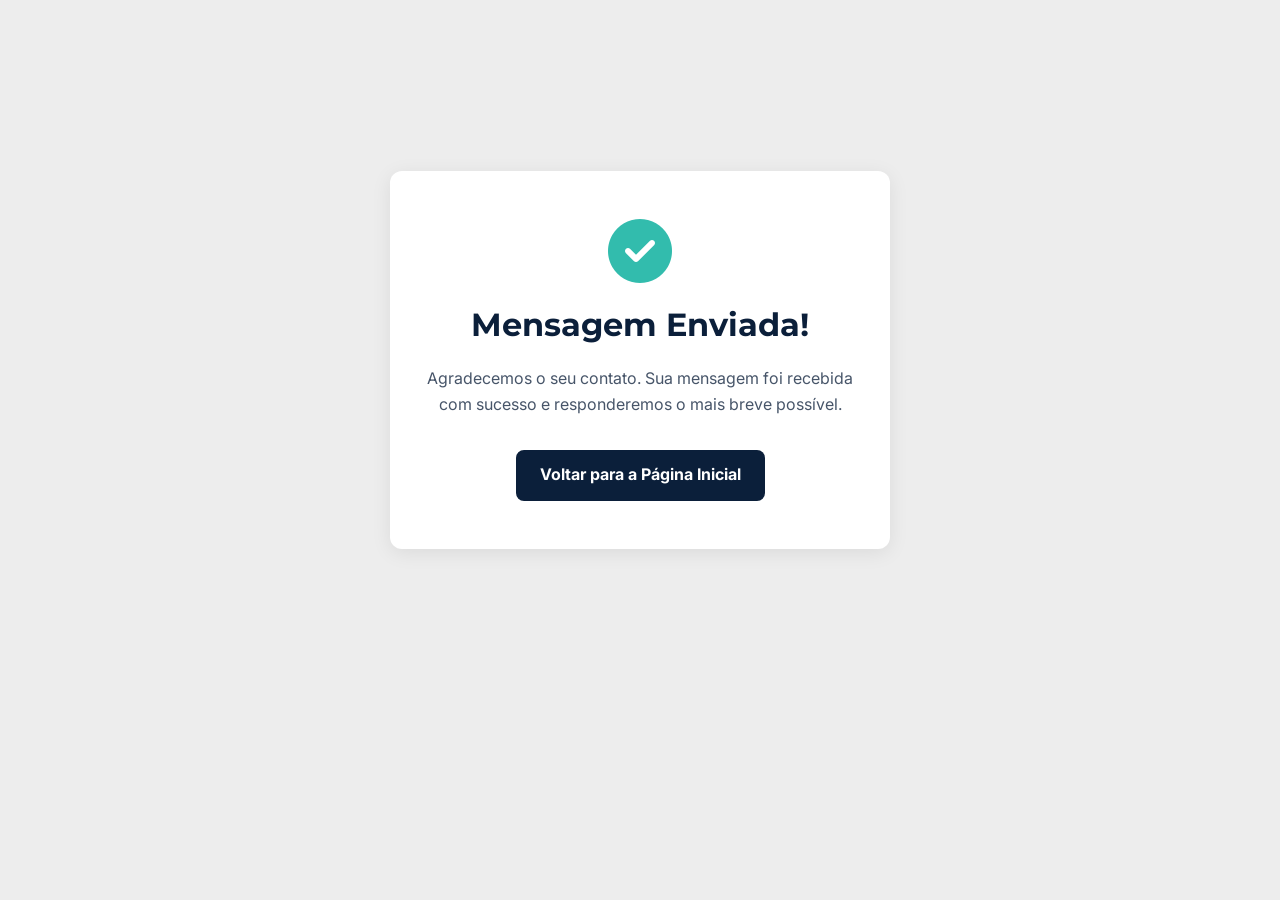
<file: obrigado.html>
<!DOCTYPE html>
<html lang="pt-BR">
<head>
  <meta charset="UTF-8">
  <meta name="viewport" content="width=device-width, initial-scale=1.0">
  <title>Mensagem Enviada - Comunidade Batista Vida Plena</title>
  <link rel="stylesheet" href="css/estilo.css">
  <link rel="stylesheet" href="https://cdnjs.cloudflare.com/ajax/libs/font-awesome/6.4.0/css/all.min.css">
</head>
<body>

  <main style="display: flex; align-items: center; justify-content: center; min-height: 80vh; padding: 2rem; text-align: center;">
    <div style="background: #ffffff; padding: 3rem 2rem; border-radius: 12px; box-shadow: 0 4px 20px rgba(0,0,0,0.08); max-width: 500px; width: 100%;">
      <i class="fa-solid fa-circle-check" style="font-size: 4rem; color: #32bcad; margin-bottom: 1rem;"></i>
      <h1 style="color: #0b1f3a; margin-bottom: 1rem;">Mensagem Enviada!</h1>
      <p style="color: #475569; margin-bottom: 2rem; line-height: 1.6;">
        Agradecemos o seu contato. Sua mensagem foi recebida com sucesso e responderemos o mais breve possível.
      </p>
      <a href="index.html" class="btn-primary" style="display: inline-block; text-decoration: none; padding: 0.8rem 1.5rem; background-color: #0b1f3a; color: #fff; border-radius: 8px; font-weight: bold;">
        Voltar para a Página Inicial
      </a>
    </div>
  </main>

</body>
</html>
</file>
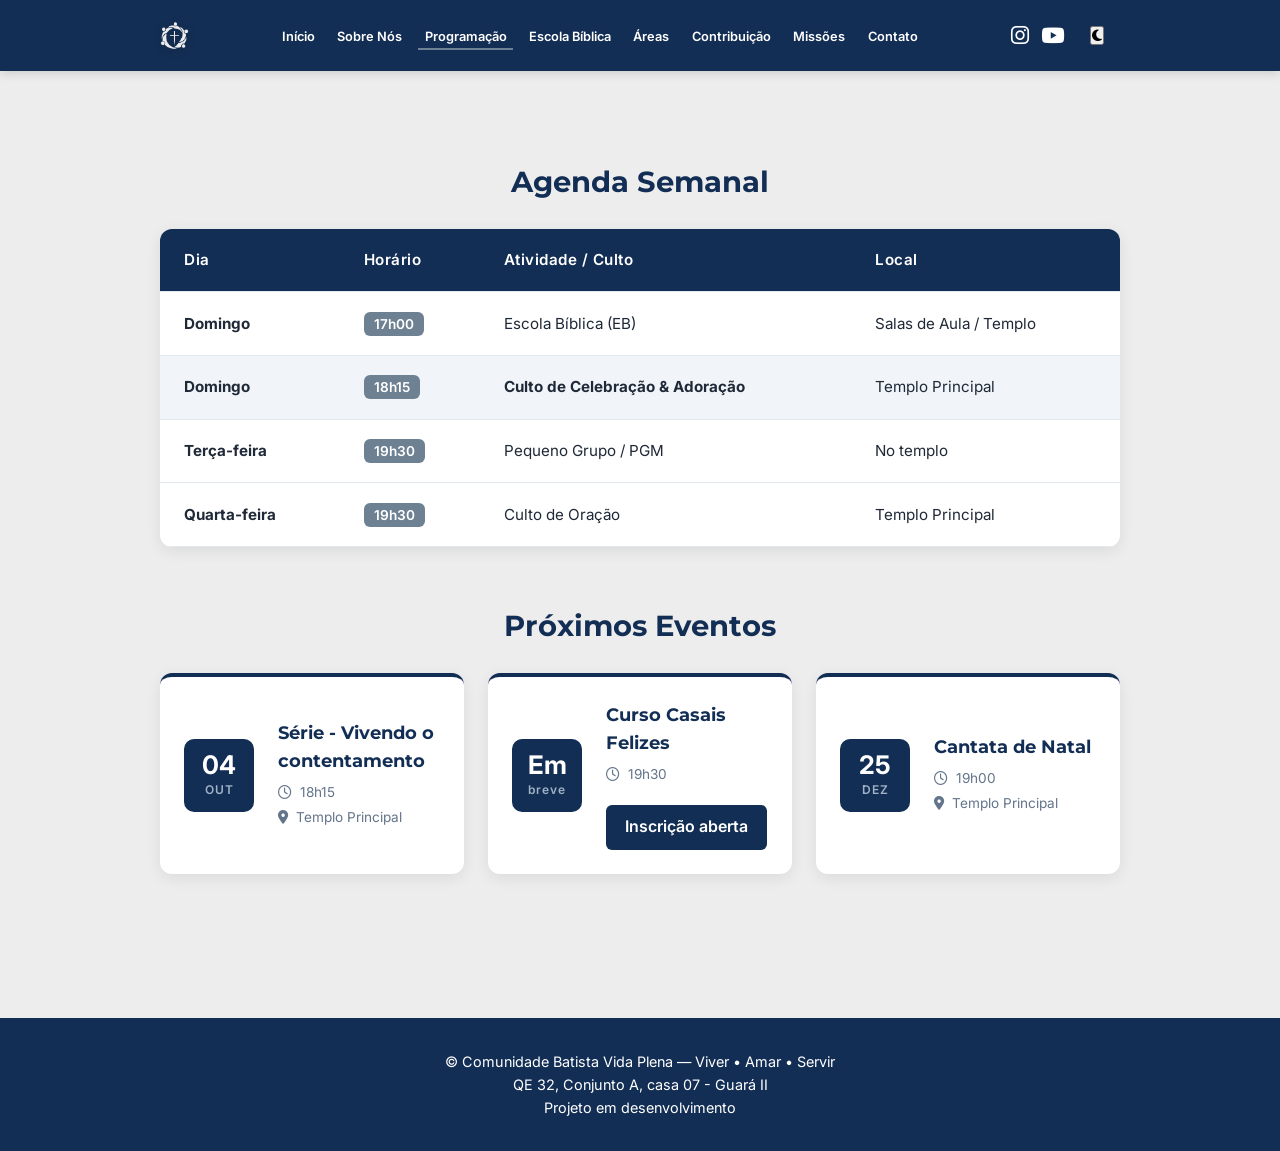
<file: programacao.html>
<!DOCTYPE html>
<html lang="pt-BR">
<head>
  <meta charset="UTF-8">
  <meta name="viewport" content="width=device-width, initial-scale=1.0">
  <title>Programação - Comunidade Batista Vida Plena</title>
  <link rel="stylesheet" href="css/estilo.css">
  <link rel="stylesheet" href="css/mobile.css">
  <link rel="stylesheet" href="css/dark-theme.css">
  <!-- Ícones do Font Awesome -->
  <link rel="stylesheet" href="https://cdnjs.cloudflare.com/ajax/libs/font-awesome/6.5.1/css/all.min.css">
</head>
<body>

  <!-- CABEÇALHO / NAVEGAÇÃO -->
  <header class="header">
    <nav class="navbar">
      <a href="index.html" class="logo-container">
        <img src="imagem/logo-cinza.png" alt="Comunidade Batista Vida Plena" class="logo-img">
      </a>

      <div class="hamburger" id="menu-toggle">
        <span></span>
        <span></span>
        <span></span>
      </div>

      <ul class="nav-menu" id="nav-menu">
        <li><a href="index.html" class="nav-link">Início</a></li>
        <li><a href="sobre.html" class="nav-link">Sobre Nós</a></li>
        <li><a href="programacao.html" class="nav-link active">Programação</a></li>
        <li><a href="ebd.html" class="nav-link">Escola Bíblica</a></li>
        <li><a href="areas.html" class="nav-link">Áreas</a></li>
        <li><a href="contribuicao.html" class="nav-link">Contribuição</a></li>
        <li><a href="missoes.html" class="nav-link">Missões</a></li> 
        <li><a href="contato.html" class="nav-link">Contato</a></li>
      </ul>

      <div class="header-social">
        <a href="https://www.instagram.com/cbvidaplenadf" target="_blank" rel="noopener noreferrer" class="social-icon" title="Instagram">
          <i class="fa-brands fa-instagram"></i>
        </a>
        <a href="https://www.youtube.com/@CBVidaPlena" target="_blank" rel="noopener noreferrer" class="social-icon" title="YouTube">
          <i class="fa-brands fa-youtube"></i>
        </a>
        <!-- Divisória visual (barrinha vertical) -->
        <span class="divider"></span>
        <!-- Botão de Alternar Tema (No final) -->
        <button id="theme-toggle" class="btn-theme" aria-label="Alternar Tema">
          <i id="theme-icon" class="fa-solid fa-moon"></i>
        </button>
      </div>
    </nav>
  </header>

  <!-- CONTEÚDO PRINCIPAL -->
  <main class="container" style="margin-top: 2.5rem;">

    <!-- TABELA DE PROGRAMAÇÃO SEMANAL -->
    <h2 class="section-title">Agenda Semanal</h2>
    <div class="table-responsive">
      <table class="schedule-table">
        <thead>
          <tr>
            <th>Dia</th>
            <th>Horário</th>
            <th>Atividade / Culto</th>
            <th>Local</th>
          </tr>
        </thead>
        <tbody>
          <tr>
            <td><strong>Domingo</strong></td>
            <td><span class="badge-time">17h00</span></td>
            <td>Escola Bíblica (EB)</td>
            <td>Salas de Aula / Templo</td>
          </tr>
          <tr class="highlight-row">
            <td><strong>Domingo</strong></td>
            <td><span class="badge-time">18h15</span></td>
            <td><strong>Culto de Celebração & Adoração</strong></td>
            <td>Templo Principal</td>
          </tr>
          <tr>
            <td><strong>Terça-feira</strong></td>
            <td><span class="badge-time">19h30</span></td>
            <td>Pequeno Grupo / PGM</td>
            <td>No templo</td>
          </tr>
          <tr>
            <td><strong>Quarta-feira</strong></td>
            <td><span class="badge-time">19h30</span></td>
            <td>Culto de Oração</td>
            <td>Templo Principal</td>
          </tr>
        </tbody>
      </table>
    </div>

    <!-- SEÇÃO: PRÓXIMOS EVENTOS ESPECIAIS -->
    <h2 class="section-title" style="margin-top: 3.5rem;">Próximos Eventos</h2>
    <div class="grid-cards" style="margin-bottom: 3rem;">
      
      <div class="card event-card">
        <div class="event-date">
          <span class="day">04</span>
          <span class="month">OUT</span>
        </div>
        <div class="event-details">
          <h3>Série - Vivendo o contentamento</h3>
          <p><i class="fa-regular fa-clock"></i> 18h15</p>
          <p><i class="fa-solid fa-location-dot"></i> Templo Principal</p>
        </div>
      </div>

      <div class="card event-card">
        <div class="event-date">
          <span class="day">Em</span>
          <span class="month">breve</span>
        </div>
        <div class="event-details">
          <h3>Curso Casais Felizes</h3>
          <p><i class="fa-regular fa-clock"></i> 19h30</p>
          <a href="contato.html" class="btn-card">Inscrição aberta</a>
        </div>
      </div>

      <div class="card event-card">
        <div class="event-date">
          <span class="day">25</span>
          <span class="month">DEZ</span>
        </div>
        <div class="event-details">
          <h3>Cantata de Natal</h3>
          <p><i class="fa-regular fa-clock"></i> 19h00</p>
          <p><i class="fa-solid fa-location-dot"></i> Templo Principal</p>
        </div>
      </div>

    </div>

  </main>

  <!-- RODAPÉ -->
  <footer class="footer">
    <p>&copy; Comunidade Batista Vida Plena — Viver • Amar • Servir</p>
    <p>QE 32, Conjunto A, casa 07 - Guará II</p>
    <p>Projeto em desenvolvimento</p>
  </footer>
  
 <!-- SCRIPTS -->
  <script src="js/script.js"></script>
  <script src="js/theme.js"></script>
</body>
</html>
</file>
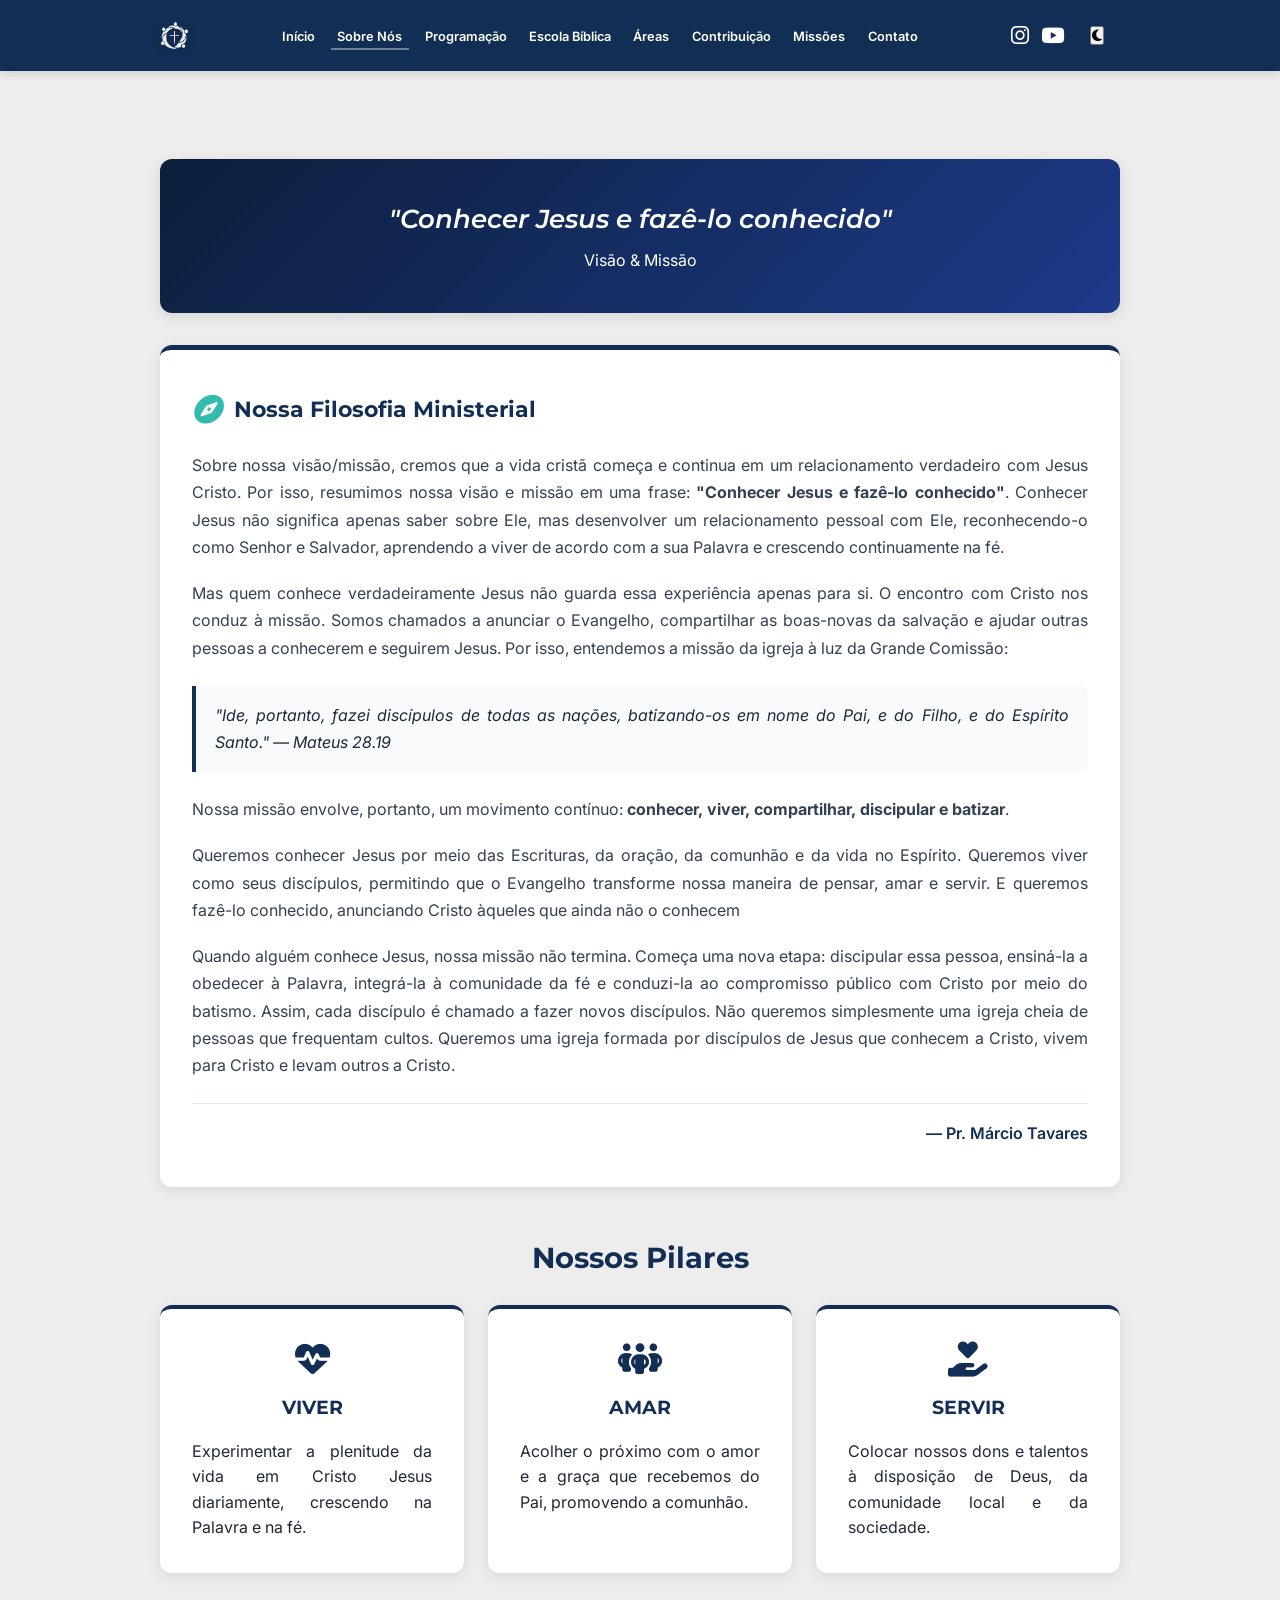
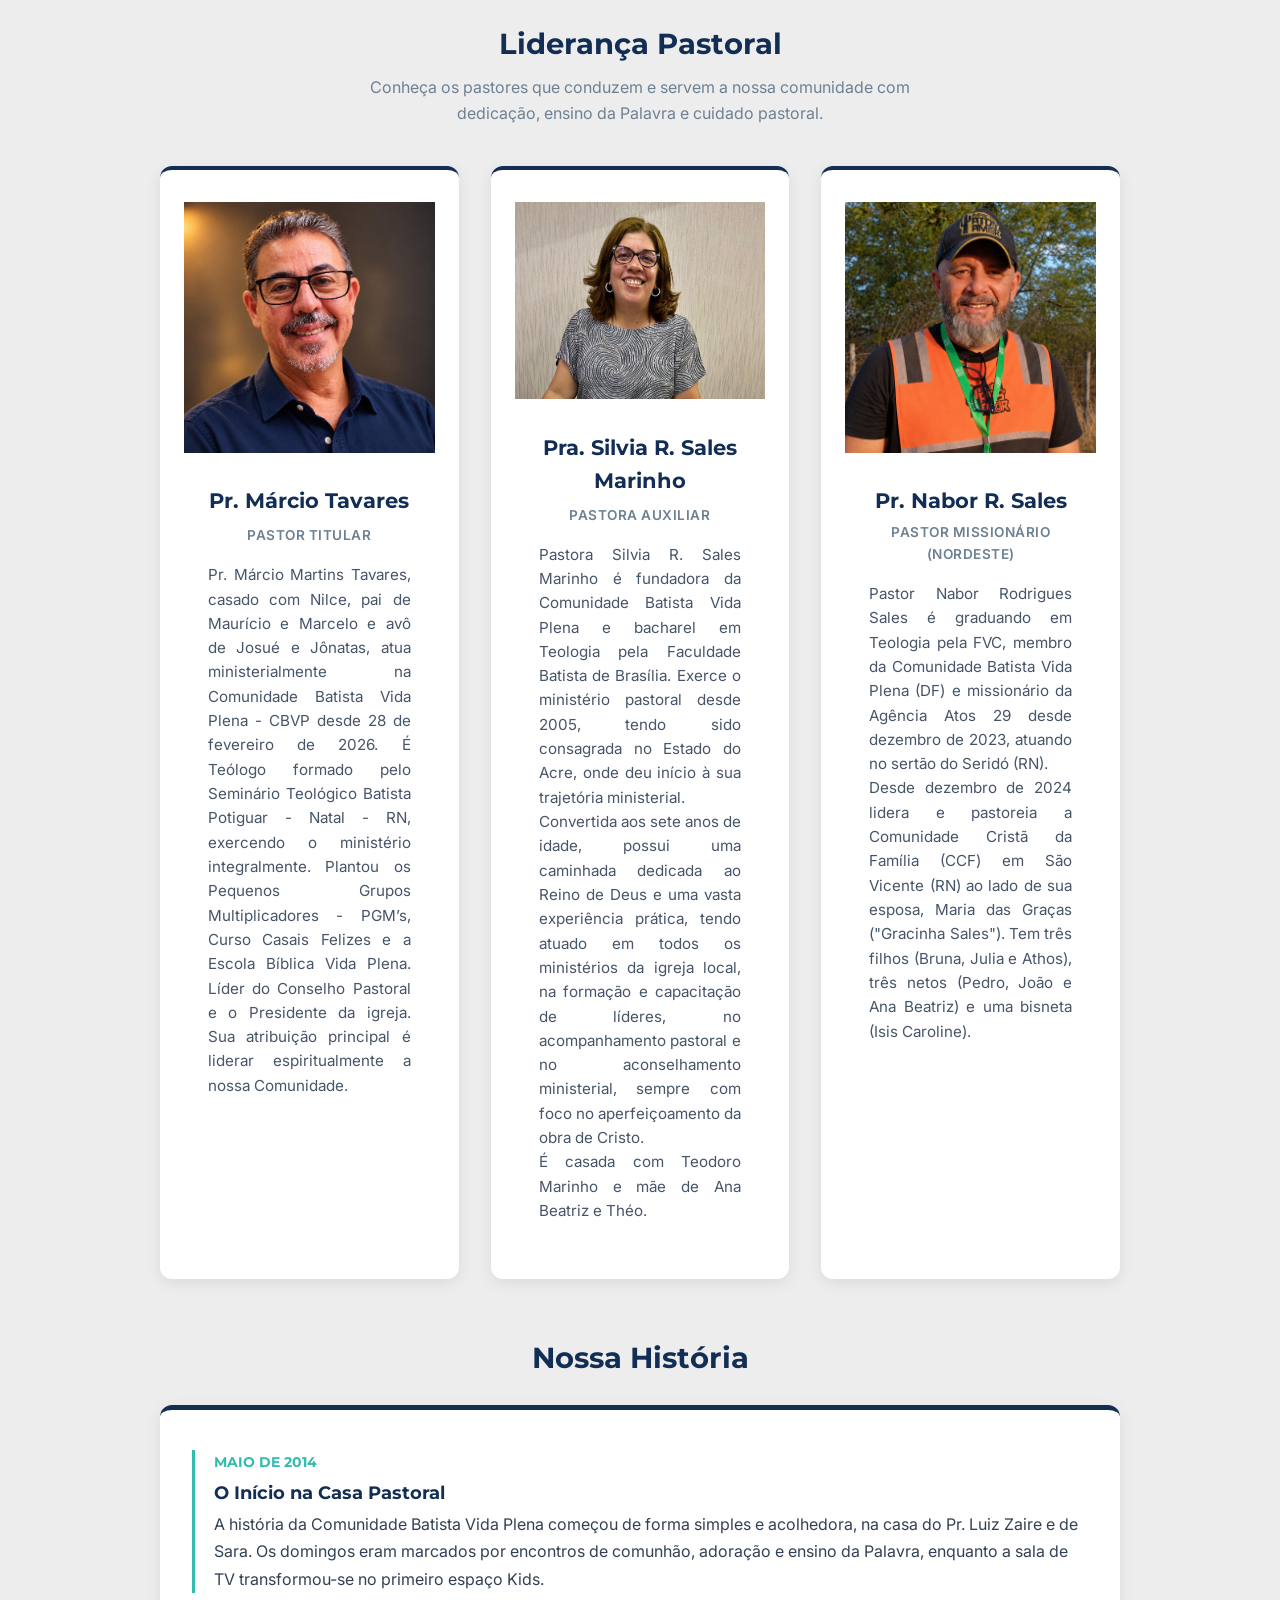
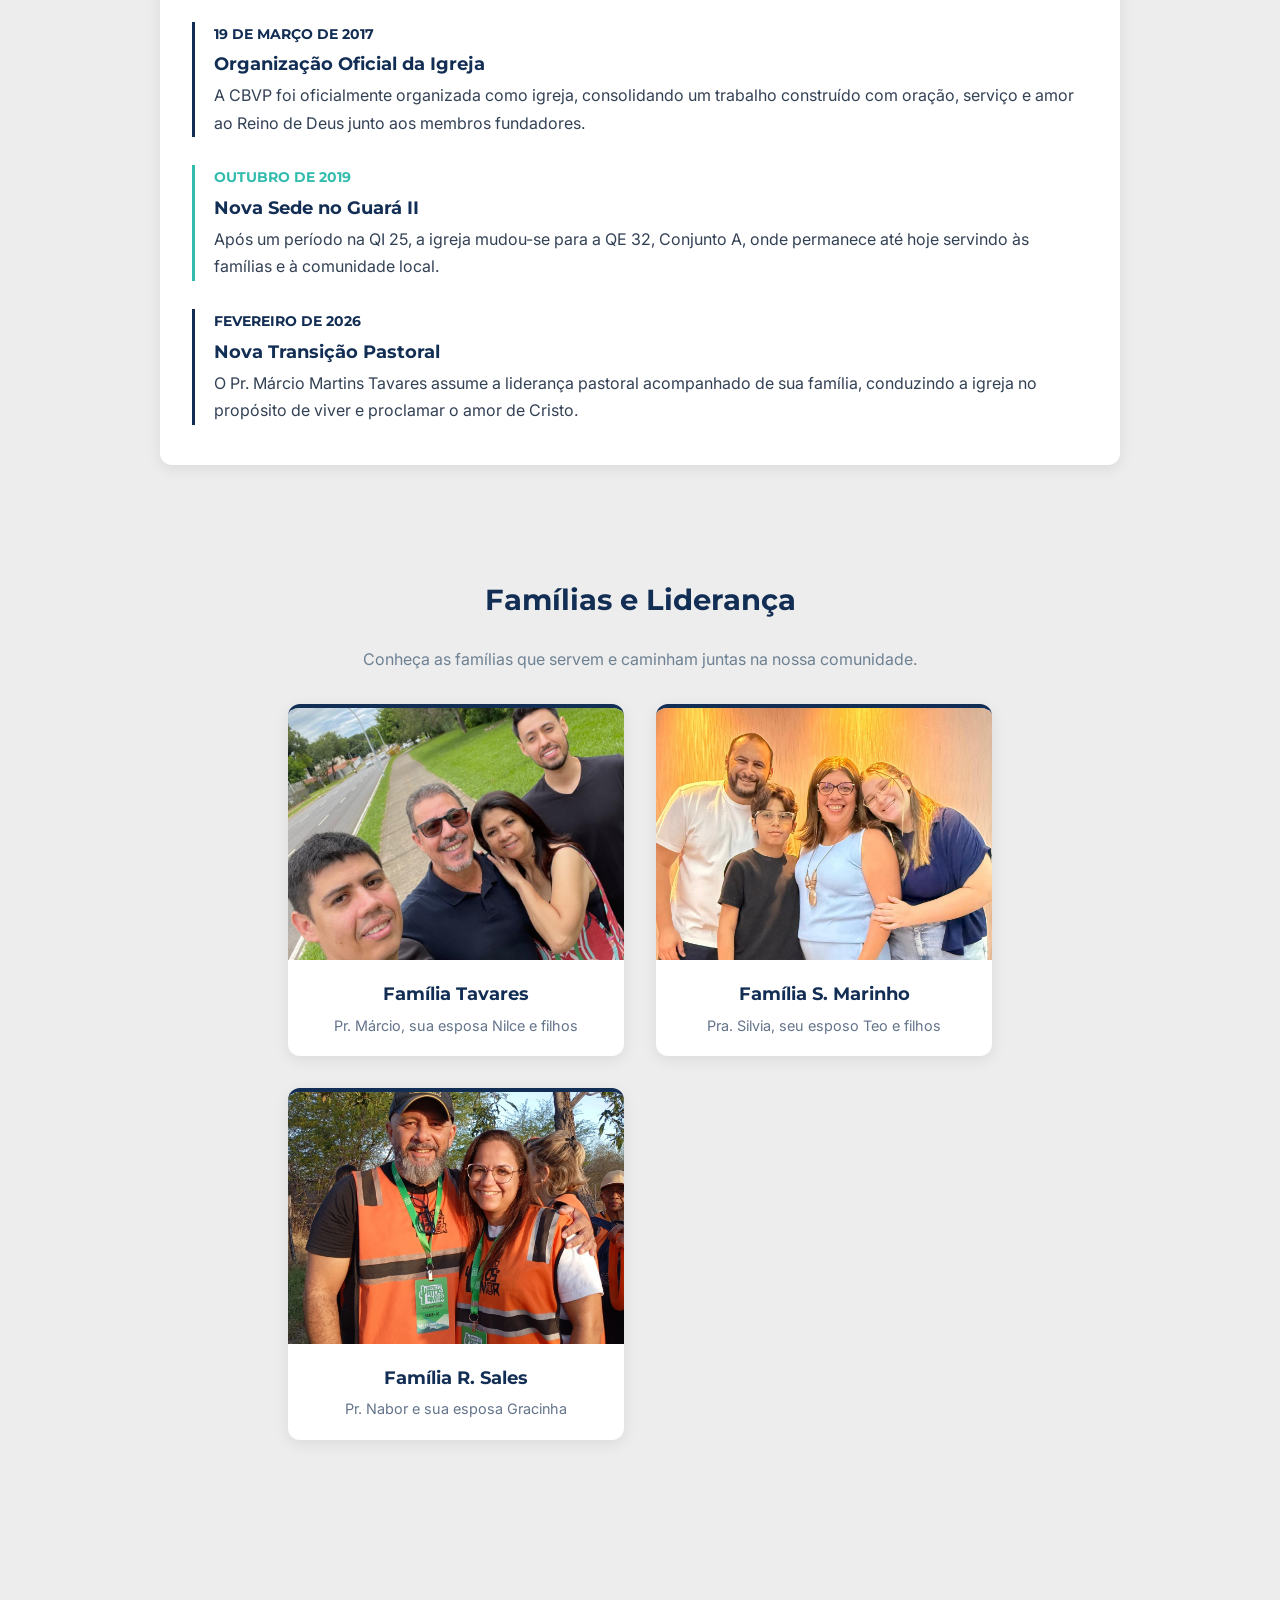
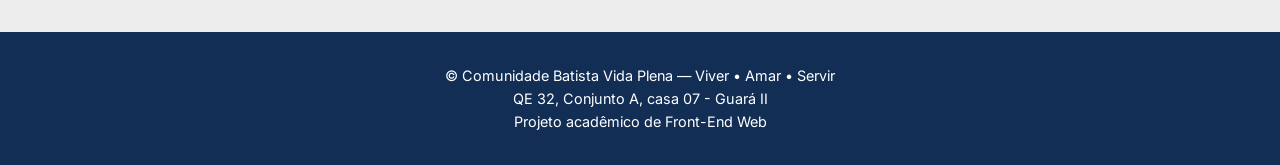
<file: sobre.html>
<!DOCTYPE html>
<html lang="pt-BR">
<head>
  <meta charset="UTF-8">
  <meta name="viewport" content="width=device-width, initial-scale=1.0">
  <title>Sobre Nós - Comunidade Batista Vida Plena</title>
  <link rel="stylesheet" href="css/estilo.css">
  <link rel="stylesheet" href="css/mobile.css">
  <link rel="stylesheet" href="css/dark-theme.css">
  <!-- Ícones do Font Awesome -->
  <link rel="stylesheet" href="https://cdnjs.cloudflare.com/ajax/libs/font-awesome/6.5.1/css/all.min.css">
</head>
<body>

  <!-- CABEÇALHO / NAVEGAÇÃO -->
  <header class="header">
    <nav class="navbar">
      <a href="index.html" class="logo-container">
        <img src="imagem/logo-cinza.png" alt="Comunidade Batista Vida Plena" class="logo-img">
      </a>

      <div class="hamburger" id="menu-toggle">
  <span></span>
  <span></span>
  <span></span>
</div>

      <ul class="nav-menu" id="nav-menu">
        <li><a href="index.html" class="nav-link">Início</a></li>
        <li><a href="sobre.html" class="nav-link active">Sobre Nós</a></li>
        <li><a href="programacao.html" class="nav-link">Programação</a></li>
        <li><a href="ebd.html" class="nav-link">Escola Bíblica</a></li>
        <li><a href="areas.html" class="nav-link">Áreas</a></li>
        <li><a href="contribuicao.html" class="nav-link">Contribuição</a></li>
        <li><a href="missoes.html" class="nav-link">Missões</a></li>
        <li><a href="contato.html" class="nav-link">Contato</a></li>
      </ul>

      <div class="header-social">
        <a href="https://www.instagram.com/cbvidaplenadf" target="_blank" rel="noopener noreferrer" class="social-icon" title="Instagram">
          <i class="fa-brands fa-instagram"></i>
        </a>
        <a href="https://www.youtube.com/@CBVidaPlena" target="_blank" rel="noopener noreferrer" class="social-icon" title="YouTube">
          <i class="fa-brands fa-youtube"></i>
        </a>
        <!-- Divisória visual (barrinha vertical) -->
        <span class="divider"></span>
        <!-- Botão de Alternar Tema (No final) -->
        <button id="theme-toggle" class="btn-theme" aria-label="Alternar Tema">
        <i id="theme-icon" class="fa-solid fa-moon"></i>
        </button>
      </div>
    </nav>
  </header>
  
  <!-- CONTEÚDO PRINCIPAL -->
<main class="container" style="margin-top: 2.5rem;">

 <!-- CARTÃO DE DESTAQUE COM GRADIENTE E BORDA RESTAURADOS -->
  <div class="mission-banner">
    <h1 class="mission-quote">"Conhecer Jesus e fazê-lo conhecido"</h1>
    <p>Visão & Missão</p>
  </div>
  
  <!-- CARTÃO COM O TEXTO COMPLETO DA DECLARAÇÃO -->
  <div class="history-card" style="border-left-color: #32bcad; background-color: #ffffff;">
    <div style="display: flex; align-items: center; gap: 0.8rem; margin-bottom: 1.5rem;">
      <i class="fa-solid fa-compass" style="font-size: 1.8rem; font-style: italic; color: #32bcad;"></i>
      <h3 style="color: var(--color-primary); font-size: 1.4rem; margin: 0;">Nossa Filosofia Ministerial</h3>
    </div>

    <div style="color: #334155; line-height: 1.7; text-align: justify;">
      <p style="margin-bottom: 1.2rem;">
        Sobre nossa visão/missão, cremos que a vida cristã começa e continua em um relacionamento verdadeiro com Jesus Cristo. Por isso, resumimos nossa visão e missão em uma frase: <strong>"Conhecer Jesus e fazê-lo conhecido"</strong>. Conhecer Jesus não significa apenas saber sobre Ele, mas desenvolver um relacionamento pessoal com Ele, reconhecendo-o como Senhor e Salvador, aprendendo a viver de acordo com a sua Palavra e crescendo continuamente na fé.
      </p>

      <p style="margin-bottom: 1.2rem;">
        Mas quem conhece verdadeiramente Jesus não guarda essa experiência apenas para si. O encontro com Cristo nos conduz à missão. Somos chamados a anunciar o Evangelho, compartilhar as boas-novas da salvação e ajudar outras pessoas a conhecerem e seguirem Jesus. Por isso, entendemos a missão da igreja à luz da Grande Comissão:
      </p>

      <!-- CITAÇÃO BÍBLICA EM DESTAQUE -->
      <blockquote style="background-color: #f8fafc; border-left: 4px solid var(--color-primary); margin: 1.5rem 0; padding: 1rem 1.2rem; font-style: italic; color: #1e293b; border-radius: 0 8px 8px 0;">
        "Ide, portanto, fazei discípulos de todas as nações, batizando-os em nome do Pai, e do Filho, e do Espírito Santo." — Mateus 28.19
      </blockquote>

      <p style="margin-bottom: 1.2rem;">
        Nossa missão envolve, portanto, um movimento contínuo: <strong>conhecer, viver, compartilhar, discipular e batizar</strong>.
      </p>

      <p style="margin-bottom: 1.2rem;">
        Queremos conhecer Jesus por meio das Escrituras, da oração, da comunhão e da vida no Espírito. Queremos viver como seus discípulos, permitindo que o Evangelho transforme nossa maneira de pensar, amar e servir. E queremos fazê-lo conhecido, anunciando Cristo àqueles que ainda não o conhecem</p>

      <p style="margin-bottom: 1.5rem;">
        Quando alguém conhece Jesus, nossa missão não termina. Começa uma nova etapa: discipular essa pessoa, ensiná-la a obedecer à Palavra, integrá-la à comunidade da fé e conduzi-la ao compromisso público com Cristo por meio do batismo. Assim, cada discípulo é chamado a fazer novos discípulos. Não queremos simplesmente uma igreja cheia de pessoas que frequentam cultos. Queremos uma igreja formada por discípulos de Jesus que conhecem a Cristo, vivem para Cristo e levam outros a Cristo.
      </p>

      <!-- ASSINATURA PASTORAL -->
      <div style="border-top: 1px solid #e2e8f0; padding-top: 1rem; text-align: right; font-weight: 600; color: var(--color-primary);">
        — Pr. Márcio Tavares
      </div>
    </div>
  </div>

    <!-- SEÇÃO: OS TRÊS PILARES -->
    <h2 class="section-title">Nossos Pilares</h2>
    <div class="grid-cards" style="margin-bottom: 3rem;">
      <div class="card">
        <i class="fa-solid fa-heart-pulse icon-card"></i>
        <h3>VIVER</h3>
        <p>Experimentar a plenitude da vida em Cristo Jesus diariamente, crescendo na Palavra e na fé.</p>
      </div>

      <div class="card">
        <i class="fa-solid fa-people-group icon-card"></i>
        <h3>AMAR</h3>
        <p>Acolher o próximo com o amor e a graça que recebemos do Pai, promovendo a comunhão.</p>
      </div>

      <div class="card">
        <i class="fa-solid fa-hand-holding-heart icon-card"></i>
        <h3>SERVIR</h3>
        <p>Colocar nossos dons e talentos à disposição de Deus, da comunidade local e da sociedade.</p>
      </div>
      
    </div>

   <!-- SEÇÃO LIDERANÇA PASTORAL -->
<section class="pastoral-section" style="margin-bottom: 3.5rem;">
  <h2 style="text-align: center; color: var(--color-primary); margin-bottom: 0.5rem; font-size: 1.8rem;">
    Liderança Pastoral
  </h2>
  <p style="text-align: center; color: #6d8193; margin-bottom: 2.5rem; max-width: 600px; margin-left: auto; margin-right: auto;">
    Conheça os pastores que conduzem e servem a nossa comunidade com dedicação, ensino da Palavra e cuidado pastoral.
  </p>

  <!-- GRID COM OS 3 PASTORES -->
  <div class="pastors-grid">

    <!-- PASTOR 1 -->
    <div class="pastor-card">
      <div class="pastor-photo-cantainer">
        <img src="imagem/pr-marcio.jpeg" alt="pastor Márcio Tavares" class="pastor-photo">
      </div>
      <div class="pastor-info">
        <h3>Pr. Márcio Tavares</h3>
        <span class="pastor-role">Pastor Titular</span>
        <p>Pr. Márcio Martins Tavares, casado com Nilce, pai de Maurício e Marcelo e avô de Josué e Jônatas, atua ministerialmente na Comunidade Batista Vida Plena - CBVP desde 28 de fevereiro de 2026. É Teólogo formado pelo Seminário Teológico Batista Potiguar - Natal - RN, exercendo o ministério integralmente. Plantou os Pequenos Grupos Multiplicadores - PGM’s, Curso Casais Felizes e a Escola Bíblica Vida Plena. Líder do Conselho Pastoral e o Presidente da igreja. Sua atribuição principal é liderar espiritualmente a nossa Comunidade.</p>
      </div>
    </div>
    
    <!-- PASTOR 2 -->
    <div class="pastor-card">
      <div class="pastor-photo-cantainer">
        <img src="imagem/pr-silvia.jpeg" alt="Pastora Silvia R. Sales Marinho" class="pastor-photo">
      </div>
      <div class="pastor-info">
        <h3>Pra. Silvia R. Sales Marinho</h3>
        <span class="pastor-role">Pastora Auxiliar</span>
        <p>Pastora Silvia R. Sales Marinho é fundadora da Comunidade Batista Vida Plena e bacharel em Teologia pela Faculdade Batista de Brasília. Exerce o ministério pastoral desde 2005, tendo sido consagrada no Estado do Acre, onde deu início à sua trajetória ministerial.</p>
        <p>Convertida aos sete anos de idade, possui uma caminhada dedicada ao Reino de Deus e uma vasta experiência prática, tendo atuado em todos os ministérios da igreja local, na formação e capacitação de líderes, no acompanhamento pastoral e no aconselhamento ministerial, sempre com foco no aperfeiçoamento da obra de Cristo.</p>
        <p>É casada com Teodoro Marinho e mãe de Ana Beatriz e Théo.</p>
      </div>
    </div>

    <!-- PASTOR 3 -->
    <div class="pastor-card">
      <div class="pastor-photo-cantainer">
        <img src="imagem/nabor.png" alt="Pastor Nabor R. Sales" class="pastor-photo">
      </div>
      <div class="pastor-info">
        <h3>Pr. Nabor R. Sales</h3>
        <span class="pastor-role">Pastor Missionário (Nordeste)</span>
        <p>Pastor Nabor Rodrigues Sales é graduando em Teologia pela FVC, membro da Comunidade Batista Vida Plena (DF) e missionário da Agência Atos 29 desde dezembro de 2023, atuando no sertão do Seridó (RN).
        <p>Desde dezembro de 2024 lidera e pastoreia a Comunidade Cristã da Família (CCF) em São Vicente (RN) ao lado de sua esposa, Maria das Graças ("Gracinha Sales"). Tem três filhos (Bruna, Julia e Athos), três netos (Pedro, João e Ana Beatriz) e uma bisneta (Isis Caroline).</p>
      </div>
    </div>
  </div>
</section>

    <!-- SEÇÃO NOSSA HISTÓRIA RESTRUTURADA -->
<h2 class="section-title">Nossa História</h2>

<div class="history-card">
  <div style="border-left: 3px solid #32bcad; padding-left: 1.2rem; margin-bottom: 1.8rem;">
    <h3 style="color: #32bcad; font-weight: 700; font-size: 0.9rem;">MAIO DE 2014</h3>
    <h4 style="color: var(--color-primary); font-size: 1.1rem; margin: 0.2rem 0;">O Início na Casa Pastoral</h4>
    <p style="margin-bottom: 0;">A história da Comunidade Batista Vida Plena começou de forma simples e acolhedora, na casa do Pr. Luiz Zaire e de Sara. Os domingos eram marcados por encontros de comunhão, adoração e ensino da Palavra, enquanto a sala de TV transformou-se no primeiro espaço Kids.</p>
  </div>

  <div style="border-left: 3px solid var(--color-primary); padding-left: 1.2rem; margin-bottom: 1.8rem;">
    <h3 style="color: var(--color-primary); font-weight: 700; font-size: 0.9rem;">19 DE MARÇO DE 2017</h3>
    <h4 style="color: var(--color-primary); font-size: 1.1rem; margin: 0.2rem 0;">Organização Oficial da Igreja</h4>
    <p style="margin-bottom: 0;">A CBVP foi oficialmente organizada como igreja, consolidando um trabalho construído com oração, serviço e amor ao Reino de Deus junto aos membros fundadores.</p>
  </div>

  <div style="border-left: 3px solid #32bcad; padding-left: 1.2rem; margin-bottom: 1.8rem;">
    <h3 style="color: #32bcad; font-weight: 700; font-size: 0.9rem;">OUTUBRO DE 2019</h3>
    <h4 style="color: var(--color-primary); font-size: 1.1rem; margin: 0.2rem 0;">Nova Sede no Guará II</h4>
    <p style="margin-bottom: 0;">Após um período na QI 25, a igreja mudou-se para a QE 32, Conjunto A, onde permanece até hoje servindo às famílias e à comunidade local.</p>
  </div>

  <div style="border-left: 3px solid var(--color-primary); padding-left: 1.2rem;">
    <h3 style="color: var(--color-primary); font-weight: 700; font-size: 0.9rem;">FEVEREIRO DE 2026</h3>
    <h4 style="color: var(--color-primary); font-size: 1.1rem; margin: 0.2rem 0;">Nova Transição Pastoral</h4>
    <p style="margin-bottom: 0;">O Pr. Márcio Martins Tavares assume a liderança pastoral acompanhado de sua família, conduzindo a igreja no propósito de viver e proclamar o amor de Cristo.</p>
  </div>
</div>

  <!-- SEÇÃO GALERIA DA LIDERANÇA / FAMÍLIAS PASTORAIS -->
<section class="family-section">
  <div class="container">
    <h2 class="section-title">Famílias e Liderança</h2>
    <p class="family-subtitle">Conheça as famílias que servem e caminham juntas na nossa comunidade.</p>

    <div class="family-grid">
      
      <!-- CARD FAMÍLIA 1 -->
      <div class="family-card">
        <div class="family-photo-container">
          <img src="imagem/familia-tavares.jpeg" alt="Família Tavares" class="family-photo">
        </div>
        <div class="family-info">
          <h3>Família Tavares</h3>
          <p>Pr. Márcio, sua esposa Nilce e filhos</p>
        </div>
      </div>

      <!-- CARD FAMÍLIA 2 (Exemplo) -->
      <div class="family-card">
        <div class="family-photo-container">
          <img src="imagem/familia-Marinho.jpg" alt="Família Pastoral" class="family-photo">
        </div>
        <div class="family-info">
          <h3>Família S. Marinho</h3>
          <p>Pra. Silvia, seu esposo Teo e filhos</p>
        </div>
      </div>
<!-- CARD FAMÍLIA 3 (Exemplo) -->
      <div class="family-card">
        <div class="family-photo-container">
          <img src="imagem/pr-nabor.jpg" alt="Família do Pr. Nabor" class="family-photo">
        </div>
        <div class="family-info">
          <h3>Família R. Sales</h3>
          <p>Pr. Nabor e sua esposa Gracinha</p>
        </div>
      </div>

      
    </div>
  </div>
</section>

  </main>

  <!-- RODAPÉ -->
  <footer class="footer">
    <p>&copy; Comunidade Batista Vida Plena — Viver • Amar • Servir</p>
    <p>QE 32, Conjunto A, casa 07 - Guará II</p>
    <p>Projeto acadêmico de Front-End Web</p>
  </footer>

  <!-- SCRIPT EXTERNO UNIFICADO -->
  <script src="js/script.js"></script>
  <script src="js/theme.js"></script>

</body>
</html>
</file>
<file: css/estilo.css>
/* Importação da fonte Montserrat */
@import url('https://fonts.googleapis.com/css2?family=Inter:wght@400;500;600;700&family=Montserrat:wght@500;600;700;800&display=swap');
/* ==========================================================================
   DESIGN SYSTEM - TOKENS
   ========================================================================== */
:root {
  /* Cores Extraídas do Manual da Marca */
  --color-primary: #132e54;        /* Azul Escuro */
  --color-secondary: #6d8193;      /* Cinza Azulado */
  --color-bg-light: #ededed;       /* Cinza Claro */
  --color-white: #ffffff;
  --color-text-dark: #1f2937;
  --color-accent-blue: #006699;

  /* Gradients */
  --gradient-blue: linear-gradient(135deg, #0b1f3a 0%, #004080 100%);
  
  /* Tipografia */
  --font-family-base: 'Inter', system-ui, -apple-system, sans-serif;
  --font-family-title: 'Montserrat', sans-serif;
   
  /* Espaçamentos e Sombras */
  --radius-sm: 6px;
  --radius-md: 12px;
  --shadow-card: 0 4px 15px rgba(0, 0, 0, 0.08);
}

/* Reset básico */
* {
  margin: 0;
  padding: 0;
  box-sizing: border-box;
}

body {
  font-family: var(--font-family-base);
  background-color: var(--color-bg-light);
  color: var(--color-text-dark);
  line-height: 1.6;
}

/* MONTSERRAT EM TODOS OS TÍTULOS E SUBTÍTULOS */
h1, h2, h3, h4, h5, h6,
.section-title,
.mission-quote,
.contact-title {
  font-family: var(--font-family-title) !important;
}
.container {
  max-width: 80vw;
  margin: 0 auto;
  padding: 3rem 1.5rem;
}

/* ==========================================================================
   CABEÇALHO & NAV
   ========================================================================== */
.header {
  background-color: var(--color-primary); /* Fundo Azul Escuro */
  width: 100%;
  box-shadow: 0 2px 10px rgba(0, 0, 0, 0.15);
  max-width: 100vw;
 box-sizing: border-box;
}

.navbar {
  max-width: 80vw;
  margin: 0 auto;    /* Centraliza os elementos no meio da barra azul */
  display: flex;
  justify-content: space-between;
  align-items: center;
  padding: 0.8rem 0; /* Adiciona 32px de folga/respiro nas laterais */
  box-sizing: border-box;
}

/* Logo */
.logo-container {
  display: flex;
  align-items: center;
  text-decoration: none;
  background-color: transparent; /* Remove o fundo branco */
  padding: 0;
}

.logo-img {
  height: 60px;          /* Altura ideal para dar destaque */
  width: auto;
  display: block;
  object-fit: contain;
  filter: drop-shadow(0px 2px 4px rgba(0, 0, 0, 0.2));
}

/* Menu de Navegação Horizontal */
.nav-menu {
  display: flex;               /* Força os itens a ficarem LADO A LADO */
  flex-direction: row;         /* Alinhamento na horizontal */
  list-style: none;            /* Remove as bolinhas do <ul> */
  gap: 0.8rem;                   /* Espaçamento entre as opções */
  align-items: center;
  margin: 0;
  padding: 0.8rem 2rem;
}

.nav-link {
  color: var(--color-white);   /* Texto branco sobre o fundo azul */
  text-decoration: none;       /* Remove o sublinhado */
  font-size: 1rem;
  font-weight: 600;            /* Deixa a fonte mais nítida/encorpada */
  white-space: nowrap;
  transition: color 0.3s ease;
}

.nav-link:hover {
  color: var(--color-hover);   /* Mudança de cor ao passar o mouse */
}

.nav-link.active {
  color: #ffffff;
  border-bottom: 2px solid var(--color-secondary); /* Indicador da página atual */
  padding-bottom: 4px;
}

/* Menu Hambúrguer (Mobile) */
.hamburger {
  display: none;
  flex-direction: column;
  cursor: pointer;
  gap: 5px;
}

.hamburger span {
  width: 25px;
  height: 3px;
  background-color: var(--color-white);
  border-radius: 2px;
}

/* ==========================================================================
   HERO SECTION
   ========================================================================== */
.hero {
  background-color: #ededed; /* Cinza claro da paleta */
  color: var(--color-primary);         /* Azul escuro para contraste */
  text-align: center;
  padding: 3.5rem 1.5rem;
  border-bottom: 3px solid #6d8193; /* Detalhe em cinza azulado */
}

.hero h1 {
  font-size: 2.4rem;
  font-weight: 700;
  color: var(--color-primary);            /* Azul escuro */
  margin-bottom: 0.5rem;
}

.hero p.tagline {
  font-size: 1.1rem;
  font-weight: 600;
  letter-spacing: 3px;
  color: #6d8193;            /* Cinza azulado da paleta */
  margin-bottom: 0.8rem;
}
.hero-subtext {
  font-size: 1rem;
  color: #132e54;       /* Texto secundário escuro legível */
  font-weight: 400;
  font-style: italic;
}

/* ==========================================================================
   SEÇÃO PREGAÇÃO / YOUTUBE
   ========================================================================== */

.section-title {
  text-align: center;
  color: var(--color-primary);
  font-size: 1.8rem;
  margin-bottom: 1.5rem;
  position: relative;
}

.video-card {
  background: var(--color-white);
  border-radius: var(--radius-md);
  padding: 1.5rem;
  box-shadow: var(--shadow-card);
  margin-bottom: 3rem;
}

/* Embed de Vídeo Responsivo (Aspect Ratio 16:9) */
.video-responsive {
  position: relative;
  padding-bottom: 56.25%; /* 16:9 */
  height: 0;
  overflow: hidden;
  border-radius: var(--radius-sm);
}

.video-responsive iframe {
  position: absolute;
  top: 0;
  left: 0;
  width: 100%;
  height: 100%;
  border: 0;
}

.video-info {
  margin-top: 1rem;
}

.video-info h3 {
  color: var(--color-primary);
  margin-bottom: 0.5rem;
}

/* ==========================================================================
   CARDS DE ACESSO RÁPIDO
   ========================================================================== */
.grid-cards {
  display: grid;
  grid-template-columns: repeat(auto-fit, minmax(280px, 1fr));
  gap: 1.5rem;
}

.card {
  background-color: var(--color-white);
  border-radius: var(--radius-md);
  padding: 2rem;
  text-align: center;
  box-shadow: var(--shadow-card);
  border-top: 4px solid var(--color-primary);
  transition: transform 0.3s ease;
}

.card:hover {
  transform: translateY(-5px);
}

.card h3 {
  color: var(--color-primary);
  margin-bottom: 1rem;
}

.btn-card {
  display: inline-block;
  margin-top: 1rem;
  padding: 0.6rem 1.2rem;
  background-color: var(--color-primary);
  color: var(--color-white);
  text-decoration: none;
  border-radius: var(--radius-sm);
  font-weight: 600;
  transition: background-color 0.3s ease;
}

.btn-card:hover {
  background-color: var(--color-secondary);
}

/* ==========================================================================
   RODAPÉ
   ========================================================================== */
.footer {
  background-color: var(--color-primary);
  color: var(--color-white);
  text-align: center;
  padding: 2rem 1.5rem;
  margin-top: 3rem;
  font-size: 0.9rem;
}

/* ==========================================================================
   RESPONSIVIDADE (MOBILE)
   ========================================================================== */
@media (max-width: 768px) {
  .hamburger {
    display: flex;
  }

  .nav-menu {
    display: none;
    flex-direction: column;
    width: 100%;
    position: absolute;
    top: 100%;
    left: 0;
    background-color: var(--color-primary);
    padding: 1.5rem;
  }

  .nav-menu.active {
    display: flex;
  }

  .hero h1 {
    font-size: 1.8rem;
  }
}
/* Container do Logo */
.logo-container {
  display: flex;
  align-items: center;
  text-decoration: none;
}

/* Imagem da Logomarca */
.logo-img {
  height: 45px; /* Ajusta a altura conforme o tamanho ideal */
  width: auto;  /* Mantém a proporção da imagem */
  object-fit: contain;
}
/* ==========================================================================
   ÍCONES DAS REDES SOCIAIS NO CABEÇALHO
   ========================================================================== */
.header-social {
  display: flex;
  align-items: center;
  gap: 0.8rem;            /* Espaço entre cada ícone */
  flex-shrink: 0;         /* Impede que o bloco seja espremido */
  margin-left: 0.5rem;
  margin-right: 1.5rem;   /* AFAM : Dá o respiro no canto direito da tela */
}

.social-icon {
  color: var(--color-white);
  font-size: 1.3rem;
  transition: transform 0.2s ease, color 0.3s ease;
  text-decoration: none;
}

.social-icon:hover {
  color: var(--color-hover);
  transform: translateY(-2px);
}

/* Ajuste Responsivo para Mobile */
@media (max-width: 768px) {
  .header-social {
    border-left: none;
    padding-left: 0;
    margin-left: 0;
    margin-top: 1rem;
    justify-content: center;
  }
}
  /* ==========================================================================
   CARROSSEL DE EVENTOS / SLIDER (CORRIGIDO)
   ========================================================================== */

/* Container Principal do Carrossel */
.carousel-container {
  position: relative;
  width: 100%;
  height: 450px; /* Altura ideal fixa para não achatar os flyers */
  border-radius: var(--radius-md, 12px);
  overflow: hidden;
  box-shadow: 0 4px 15px rgba(0, 0, 0, 0.08);
  margin-bottom: 3rem;
  background-color: #0b1f3a; /* Fundo escuro oficial para preencher bordas */
}

/* Regra Base do Slide (Esconde os inativos) */
.carousel-slide {
  position: absolute;
  top: 0;
  left: 0;
  width: 100%;
  height: 100%;
  opacity: 0;
  visibility: hidden;
  transition: opacity 0.6s ease-in-out, visibility 0.6s ease-in-out;
  display: flex;
  align-items: center;
  justify-content: center;
}

/* Slide Ativo (Mostra na tela) */
.carousel-slide.active {
  opacity: 1;
  visibility: visible;
  z-index: 1;
}

/* Imagens dos Slides (Mostrar a arte 100% sem cortes) */
.carousel-slide img,
.slide-bg-img,
.slide-full-img {
  width: 100%;
  height: 100%;
  object-fit: contain !important; /* Preserva a proporção exata da arte */
  object-position: center;
  display: block;
}

/* Textos sobrepostos (caso o slide use texto em HTML) */
.slide-content {
  position: absolute;
  bottom: 2rem;
  left: 2rem;
  right: 2rem;
  z-index: 2;
  color: #ffffff;
  background: rgba(11, 31, 58, 0.75); /* Fundo sutil para leitura */
  padding: 1.5rem;
  border-radius: 8px;
  backdrop-filter: blur(4px);
}

.slide-content h3 {
  font-size: 1.8rem;
  margin: 0.5rem 0;
  color: #ffffff;
}

.slide-content p {
  font-size: 1rem;
  color: #ededed;
  margin-bottom: 1.2rem;
  max-width: 600px;
}

.slide-badge {
  background-color: #6d8193;
  color: #ffffff;
  padding: 4px 12px;
  border-radius: 20px;
  font-size: 0.75rem;
  text-transform: uppercase;
  font-weight: 600;
  letter-spacing: 1px;
}

.btn-slide {
  display: inline-block;
  background-color: #ffffff;
  color: #0b1f3a;
  padding: 0.5rem 1.2rem;
  border-radius: 6px;
  text-decoration: none;
  font-weight: 700;
  font-size: 0.9rem;
  transition: background-color 0.3s ease;
}

.btn-slide:hover {
  background-color: #ededed;
}

/* Botões de Avançar/Voltar */
.carousel-btn {
  position: absolute;
  top: 50%;
  transform: translateY(-50%);
  background-color: rgba(0, 0, 0, 0.4);
  color: #ffffff;
  border: none;
  font-size: 1.5rem;
  padding: 10px 15px;
  cursor: pointer;
  border-radius: 50%;
  z-index: 3;
  transition: background-color 0.3s ease;
}

.carousel-btn:hover {
  background-color: rgba(0, 0, 0, 0.8);
}

.carousel-btn.prev { left: 15px; }
.carousel-btn.next { right: 15px; }

/* Indicadores (Dots) */
.carousel-dots {
  position: absolute;
  bottom: 12px;
  left: 50%;
  transform: translateX(-50%);
  display: flex;
  gap: 8px;
  z-index: 3;
}

.dot {
  width: 10px;
  height: 10px;
  border-radius: 50%;
  background-color: rgba(255, 255, 255, 0.4);
  cursor: pointer;
  transition: background-color 0.3s ease, width 0.3s ease;
}

.dot.active {
  background-color: #ffffff;
  width: 22px;
  border-radius: 10px;
}
/* ==========================================================================
   PÁGINA SOBRE NÓS
   ========================================================================== */

/* Bloco da Missão Central */
.mission-banner {
 background: linear-gradient(135deg, #0b1f3a 0%, #1e3a8a 100%) !important;
  color: #ffffff !important;
  padding: 2.5rem 2rem;
  border-radius: 12px;
  text-align: center;
  box-shadow: 0 4px 15px rgba(0, 0, 0, 0.1);
  margin-bottom: 2rem;
}

.mission-quote {
  font-size: 1.6rem;
  font-weight: 600;
  font-style: italic;
  margin-bottom: 0.5rem;
}

.mission-subtitle {
  font-size: 0.85rem;
  text-transform: uppercase;
  letter-spacing: 2px;
  color: #cbd5e1 !important;
  font-weight: 600;
}

/* Ícones nos Cards dos Pilares */
.icon-card {
  font-size: 2.2rem;
  color: #132e54;
  margin-bottom: 1rem;
}

/* ==========================================================================
   LIDERANÇA PASTORAL & BLOCOS LARGOS (100% de Largura)
   ========================================================================== */
.leadership-container {
  width: 100%;
  margin-bottom: 3rem;
}

.leader-card {
  background: #ffffff;
  border-radius: var(--radius-md, 12px);
  padding: 2.5rem 2rem;
  text-align: center;
  width: 100%; /* Ocupa 100% da largura do container, alinhando com as pontas dos pilares */
  box-shadow: 0 4px 15px rgba(0, 0, 0, 0.08);
  border-top: 4px solid #132e54;
}

.leader-avatar {
  width: 80px;
  height: 80px;
  background-color: #ededed;
  color: #132e54;
  border-radius: 50%;
  display: flex;
  align-items: center;
  justify-content: center;
  font-size: 2rem;
  margin: 0 auto 1.2rem auto;
}

.leader-card h3 {
  color: #132e54;
  font-size: 1.4rem;
  margin-bottom: 0.3rem;
}

.leader-role {
  display: block;
  font-size: 0.9rem;
  color: #6d8193;
  font-weight: 600;
  margin-bottom: 1.2rem;
}

.leader-card p {
  color: #334155;
  font-size: 1rem;
  line-height: 1.6;
  max-width: 800px; /* Mantém o texto agradável de ler ao centro */
  margin: 0 auto;
}

/* Bloco para "Nossa História" (Card Largo de 100%) */
.history-card {
  background: #ffffff;
  border-radius: var(--radius-md, 12px);
  padding: 2.5rem 2rem;
  width: 100%;
  box-shadow: 0 4px 15px rgba(0, 0, 0, 0.08);
  border-top: 5px solid #132e54;
  margin-bottom: 3rem;
  color: #334155;
  line-height: 1.7;
  font-size: 1rem;
}

/* ==========================================================================
   PÁGINA DE PROGRAMAÇÃO & TABELAS RESPONSIVAS
   ========================================================================== */

/* Container da Tabela com Rolagem para Telas Pequenas */
.table-responsive {
  width: 100%;
  overflow-x: auto;
  box-shadow: 0 4px 15px rgba(0, 0, 0, 0.08);
  border-radius: var(--radius-md, 12px);
  background-color: #ffffff;
}

.schedule-table {
  width: 100%;
  border-collapse: collapse;
  text-align: left;
  font-size: 0.95rem;
}

.schedule-table thead {
  background-color: #132e54;
  color: #ffffff;
}

.schedule-table th, 
.schedule-table td {
  padding: 1.2rem 1.5rem;
  border-bottom: 1px solid #e2e8f0;
}

.schedule-table th {
  font-weight: 600;
  letter-spacing: 0.5px;
}

.schedule-table tbody tr:hover {
  background-color: #f8fafc;
}

/* Linha em Destaque para o Culto Principal */
.schedule-table tr.highlight-row {
  background-color: #f1f5f9;
}

/* Badge de Horário */
.badge-time {
  background-color: #6d8193;
  color: #ffffff;
  padding: 4px 10px;
  border-radius: 6px;
  font-weight: 600;
  font-size: 0.85rem;
}

/* Cartões de Eventos com Data em Destaque */
.event-card {
  display: flex;
  align-items: center;
  gap: 1.5rem;
  padding: 1.5rem;
  text-align: left;
}

.event-date {
  background-color: #132e54;
  color: #ffffff;
  padding: 0.8rem 1rem;
  border-radius: 10px;
  text-align: center;
  min-width: 70px;
  display: flex;
  flex-direction: column;
}

.event-date .day {
  font-size: 1.6rem;
  font-weight: 700;
  line-height: 1;
}

.event-date .month {
  font-size: 0.75rem;
  font-weight: 600;
  letter-spacing: 1px;
  color: #a0b2c6;
  margin-top: 2px;
}

.event-details h3 {
  color: #132e54;
  font-size: 1.1rem;
  margin-bottom: 0.4rem;
}

.event-details p {
  color: #64748b;
  font-size: 0.85rem;
  margin-bottom: 0.2rem;
  display: flex;
  align-items: center;
  gap: 0.5rem;
}
/* ==========================================================================
   PÁGINA DA ESCOLA BÍBLICA (EBD)
   ========================================================================== */

/* Banner introdutório da EBD */
.ebd-intro-banner {
  background: linear-gradient(135deg, #0b1f3a 0%, #1e3a8a 100%) !important;
  color: #ffffff !important;
  padding: 2.5rem 2rem;
  border-radius: 12px;
  text-align: center;
  box-shadow: 0 4px 15px rgba(0, 0, 0, 0.1);
  margin-bottom: 2rem;
}

.ebd-intro-banner h2 {
  font-size: 1.8rem;
  margin-bottom: 0.6rem;
  text-align: center;
}

.ebd-intro-banner p {
  color: #cbd5e1 !important; /* Cinza claro de altíssimo contraste */
  font-size: 0.95rem !important;
  font-weight: 500 !important;
  margin-top: 0.5rem;
}

/* Cartões das Classes */
.ebd-class-card {
  text-align: left;
  display: flex;
  flex-direction: column;
  justify-content: space-between;
}

.ebd-class-header {
  display: flex;
  justify-content: space-between;
  align-items: center;
  margin-bottom: 1rem;
}

.class-icon {
  font-size: 2rem;
  color: #132e54;
}

.class-badge {
  background-color: #ededed;
  color: #132e54;
  padding: 4px 10px;
  border-radius: 6px;
  font-size: 0.8rem;
  font-weight: 700;
  text-transform: uppercase;
}

.ebd-class-card h3 {
  color: #132e54;
  font-size: 1.25rem;
  margin-bottom: 0.3rem;
}

.class-teacher {
  font-size: 0.85rem;
  color: #6d8193;
  margin-bottom: 0.8rem;
}

.ebd-class-card p {
  color: #334155;
  font-size: 0.95rem;
  line-height: 1.5;
}

/* Lista de Downloads de Materiais */
.download-list {
  display: flex;
  flex-direction: column;
  gap: 1rem;
}

.download-item {
  display: flex;
  justify-content: space-between;
  align-items: center;
  padding: 1rem 1.2rem;
  background-color: #f8fafc;
  border: 1px solid #e2e8f0;
  border-radius: 8px;
  flex-wrap: wrap;
  gap: 1rem;
}

.download-info {
  display: flex;
  align-items: center;
  gap: 1rem;
}

.ppt-icon {
  font-size: 1.8rem;
  color: #d97706; /* Cor laranja característica de apresentações/slides */
}

.download-info h4 {
  color: #132e54;
  font-size: 1rem;
  margin-bottom: 0.2rem;
}

.download-info p {
  color: #64748b;
  font-size: 0.82rem;
  margin: 0;
}

.btn-download-sm {
  background-color: #132e54;
  color: #ffffff;
  padding: 0.5rem 1rem;
  border-radius: 6px;
  text-decoration: none;
  font-size: 0.85rem;
  font-weight: 600;
  display: inline-flex;
  align-items: center;
  gap: 0.4rem;
  transition: background-color 0.3s ease;
}

.btn-download-sm:hover {
  background-color: #6d8193;
}
/* ==========================================================================
   PÁGINA DE CONTATO
   ========================================================================== */

/* Grid em 2 Colunas no Desktop e 1 Coluna no Celular */
.contact-grid {
  display: grid;
  grid-template-columns: 1fr 1fr;
  gap: 2rem;
}

@media (max-width: 768px) {
  .contact-grid {
    grid-template-columns: 1fr;
  }
}

.contact-card {
  background-color: #ffffff;
  border-radius: var(--radius-md, 12px);
  padding: 2rem;
  box-shadow: 0 4px 15px rgba(0, 0, 0, 0.08);
  border-top: 4px solid #132e54;
}

.contact-title {
  color: #132e54;
  font-size: 1.3rem;
  margin-bottom: 1.5rem;
  display: flex;
  align-items: center;
  gap: 0.6rem;
}

/* Estilização do Formulário */
.contact-form {
  display: flex;
  flex-direction: column;
  gap: 1.2rem;
}

.form-group {
  display: flex;
  flex-direction: column;
  gap: 0.4rem;
  text-align: left;
}

.form-group label {
  font-size: 0.9rem;
  font-weight: 600;
  color: #132e54;
}

.form-group input,
.form-group select,
.form-group textarea {
  width: 100%;
  padding: 0.75rem 1rem;
  border: 1px solid #cbd5e1;
  border-radius: 8px;
  font-family: inherit;
  font-size: 0.95rem;
  color: #334155;
  background-color: #f8fafc;
  transition: border-color 0.3s ease, box-shadow 0.3s ease;
}

.form-group input:focus,
.form-group select:focus,
.form-group textarea:focus {
  outline: none;
  border-color: #132e54;
  box-shadow: 0 0 0 3px rgba(11, 31, 58, 0.15);
  background-color: #ffffff;
}

.btn-submit {
  background-color: #132e54;
  color: #ffffff;
  border: none;
  padding: 0.85rem 1.5rem;
  border-radius: 8px;
  font-size: 1rem;
  font-weight: 600;
  cursor: pointer;
  display: flex;
  align-items: center;
  justify-content: center;
  gap: 0.5rem;
  transition: background-color 0.3s ease;
  margin-top: 0.5rem;
}

.btn-submit:hover {
  background-color: #6d8193;
}

/* Itens de Informação de Contato */
.info-item {
  display: flex;
  align-items: flex-start;
  gap: 1rem;
  margin-bottom: 1.2rem;
}

.info-icon {
  font-size: 1.5rem;
  color: #132e54;
  margin-top: 0.2rem;
}

.info-item h4 {
  color: #132e54;
  font-size: 1rem;
  margin-bottom: 0.2rem;
}

.info-item p {
  color: #64748b;
  font-size: 0.9rem;
  line-height: 1.5;
}

/* ==========================================================================
   SEÇÃO LIDERANÇA PASTORAL (3 PASTORES ALINHADOS)
   ========================================================================== */

.pastors-grid {
  display: grid;
  grid-template-columns: repeat(3, 1fr); /* 3 colunas no desktop */
  gap: 2rem;
  justify-content: center;
  align-items: stretch; /* Garante que todos os cartões tenham a mesma altura */
}

/* Em telas médias ou tablets (ex: até 992px), fica em 2 ou 1 coluna */
@media (max-width: 992px) {
  .pastors-grid {
    grid-template-columns: repeat(auto-fit, minmax(280px, 1fr));
  }
}

/* Em celulares (até 768px), fica 1 cartão por linha */
@media (max-width: 768px) {
  .pastors-grid {
    grid-template-columns: 1fr;
  }
}
.pastor-card {
  background-color: #ffffff;
  border-radius: 12px;
  box-shadow: 0 4px 15px rgba(0, 0, 0, 0.08);
  transition: transform 0.3s ease, box-shadow 0.3s ease;
  border-top: 4px solid #132e54;
  padding: 2rem 1.5rem;
  overflow: hidden;
}

.pastor-card:hover {
  transform: translateY(-5px);
  box-shadow: 0 8px 20px rgba(0, 0, 0, 0.12);
}

.pastor-info {
  text-align: center;
  padding: 1.5rem;
}

.pastor-info h3 {
  color: #132e54;
  font-size: 1.3rem;
  margin-bottom: 0.3rem;
}

.pastor-role {
  display: inline-block;
  color: #6d8193;
  font-weight: 600;
  font-size: 0.85rem;
  text-transform: uppercase;
  letter-spacing: 0.5px;
  margin-bottom: 1rem;
}

.pastor-info p {
  color: #475569;
  font-size: 0.95rem;
  line-height: 1.6;
  text-align: justify; /* Alinha o texto do texto pastoral deixando a leitura agradável */
}

/* Container que define o tamanho do "Retrato" */
.pastor-photo-container {
  width: 100%;     
  aspect-ratio: 3 / 4; 
  overflow: hidden; /* Garante que nada saia do container */
  background-color: #f4f4f4;
  border-radius: 8px 8px 0 0; /* Arredonda apenas os cantos superiores (opcional) */
  display: flex;
  justify-content: center;
  align-items: center;
}
.pastor-photo {
  width: 100%;
  height: 100%;
  object-fit: contain; 
  object-position: center; 
}

/* ==========================================================================
   ESTILIZAÇÃO DO CARTÃO PIX E QR CODE
   ========================================================================== */

.qr-code-container {
  display: flex;
  justify-content: center;
  align-items: center;
  margin: 1.2rem 0;
}

.qr-code-img {
  width: 100%;
  max-width: 180px;
  height: auto;
  padding: 0.8rem;
  background-color: #ffffff;
  border: 2px solid #0b1f3a;
  border-radius: 12px;
  box-shadow: 0 4px 10px rgba(0, 0, 0, 0.08);
  display: block;
  margin: 0 auto;
}

.pix-instructions {
  color: #475569;
  font-size: 0.95rem;
  margin-bottom: 1rem;
}

/* Grupo do campo + botão lado a lado no PC e empilhados no celular */

.pix-input {
  width: 100%;
  padding: 0.75rem 0.9rem;
  border: 1px solid #cbd5e1;
  border-radius: 8px;
  background-color: #f8fafc;
  color: #0b1f3a;
  font-weight: 600;
  text-align: center;
  font-size: 0.95rem;
  outline: none;
}

.btn-pix {
  background-color: #0b1f3a;
  color: #ffffff;
  border: none;
  padding: 0.75rem 1.2rem;
  border-radius: 8px;
  font-weight: bold;
  cursor: pointer;
  white-space: nowrap;
  transition: background-color 0.2s ease;
  display: flex;
  align-items: center;
  justify-content: center;
  gap: 0.5rem;
}

.btn-pix:hover {
  background-color: #32bcad;
}

/* Força o conteúdo do cartão PIX a ficar vertical e centralizado */
.pix-card {
  display: flex !important;
  flex-direction: column !important;
  align-items: center !important;
  justify-content: center !important;
  width: 100% !important;
}

.pix-input-group {
  display: flex;
  flex-direction: row;
  align-items: center;
  justify-content: center;
  gap: 0.6rem;
  width: 100%;
  max-width: 400px;
  margin: 0 auto;
}

@media (max-width: 480px) {
  .pix-input-group {
    flex-direction: column;
  }
}
.omf-box {
  background-color: #f0fdf4;
  border: 1px solid #bbf7d0;
  border-radius: 10px;
  padding: 1.2rem;
  margin-top: 1rem;
}

.omf-box h4 {
  color: #166534;
  font-size: 1.1rem;
  margin-bottom: 0.5rem;
  display: flex;
  align-items: center;
  gap: 0.5rem;
}

.omf-box p {
  color: #15803d;
  font-size: 0.95rem;
  margin: 0;
  line-height: 1.5;
}
/* ==========================================================================
   REFLEXÃO PASTORAL (PÁGINA INICIAL)
   ========================================================================== */
.reflexao-section {
  margin-top: 3rem;
  margin-bottom: 3rem;
}

/* Card Principal */
.card-reflexao,
.reflexao-card {
  background-color: var(--color-white);
  border-radius: 12px;
  padding: 2rem 2.5rem;
  box-shadow: 0 4px 15px rgba(0, 0, 0, 0.08);
  border-top: 4px solid var(--color-primary, #132e54);
  margin-top: 1.5rem;
  margin-bottom: 3rem;
  text-align: left;
}

/* Cabeçalho do Card (CORRIGIDO) */
.reflexao-header {
  display: flex;
  justify-content: space-between;
  align-items: center;
  margin-bottom: 1.2rem;
  border-bottom: 1px solid #e2e8f0;
  padding-bottom: 0.8rem;
}

.autor-info {
  display: flex;
  align-items: center;
  gap: 1rem;
}

.icon-aspas {
  font-size: 1.8rem;
  color: #32bcad;
}

.autor-info h3,
#reflexao-autor {
  font-size: 1.1rem;
  color: var(--color-primary, #132e54);
  margin: 0;
}

.reflexao-data,
#reflexao-data {
  font-size: 0.85rem;
  color: #64748b;
}

/* Tag / Badge de Identificação */
.tag-reflexao,
.badge-tag {
  background-color: #e0f2fe;
  color: #0369a1;
  padding: 0.3rem 0.8rem;
  border-radius: 20px;
  font-size: 0.8rem;
  font-weight: 600;
}

/* Título e Versículo */
.reflexao-titulo,
#reflexao-titulo {
  font-size: 1.25rem;
  color: var(--color-primary, #132e54);
  margin-bottom: 0.8rem;
}

#reflexao-verso {
  font-style: italic;
  color: var(--color-secondary, #6d8193);
  margin: 1rem 0;
  padding-left: 1rem;
  border-left: 3px solid var(--color-primary, #132e54);
}

/* Corpo do Texto Principal */
.reflexao-body p,
#reflexao-texto {
  text-align: justify;
  line-height: 1.6;
  color: #334155;
  font-size: 0.98rem;
  margin-bottom: 1.5rem;
  hyphens: auto;
}

/* Rodapé do Card e Links */
.reflexao-footer {
  margin-top: 1rem;
  text-align: right;
}

.btn-ler-mais,
.link-lideranca {
  display: inline-block;
  color: var(--color-primary, #132e54);
  font-weight: 600;
  text-decoration: none;
  font-size: 0.9rem;
  transition: color 0.2s ease;
}

.btn-ler-mais:hover,
.link-lideranca:hover {
  color: #32bcad;
  text-decoration: underline;
}

/* ==========================================================================
   GALERIA DE FAMÍLIAS PASTORAIS (PÁGINA SOBRE NÓS)
   ========================================================================== */
.family-section {
  margin-top: 4rem;
  margin-bottom: 3rem;
}

.family-subtitle {
  text-align: center;
  color: var(--color-secondary);
  font-size: 1rem;
  margin-bottom: 2rem;
}

.family-grid {
  display: grid;
  grid-template-columns: repeat(auto-fit, minmax(280px, 1fr));
  gap: 2rem;
  justify-content: center;
}

.family-card {
  background-color: var(--bg-card, var(--color-white));
  border-radius: var(--radius-md, 12px);
  overflow: hidden;
  box-shadow: var(--shadow-card);
  transition: transform 0.3s ease, box-shadow 0.3s ease, background-color 0.3s ease;
  border-top: 4px solid var(--color-primary);
}

.family-card:hover {
  transform: translateY(-4px);
  box-shadow: 0 8px 20px rgba(0, 0, 0, 0.12);
}

.family-photo-container {
  width: 100%;
  aspect-ratio: 4 / 3; /* Formato paisagem harmonioso para fotos de grupo/família */
  overflow: hidden;
  background-color: #f4f4f4;
}

.family-photo {
  width: 100%;
  height: 100%;
  object-fit: cover; /* Preenche o espaço mantendo o enquadramento bonito */
  object-position: center;
}

.family-info {
  padding: 1.2rem;
  text-align: center;
}

.family-info h3 {
  color: var(--text-color-primary, var(--color-primary));
  font-size: 1.15rem;
  margin-bottom: 0.3rem;
}

.family-info p {
  color: var(--text-color-secondary, #64748b);
  font-size: 0.9rem;
}

/* Justifica o texto dos parágrafos dentro dos cards de áreas/ministérios */
.card p,
.area-card p,
.area-description {
  text-align: justify;
  /* Evita espaços muito grandes entre as palavras ao justificar em colunas estreitas */
  hyphens: auto; 
}

/* Se as citações/visões também usarem <blockquote> ou a classe da visão: */
.card blockquote,
.vision-box {
  text-align: justify;
}

/* ==========================================================================
   AJUSTE DE NAVEGAÇÃO E MENU HAMBÚRGUER (MODO HORIZONTAL / LANDSCAPE)
   ========================================================================== */

/* Ajusta o espaçamento do cabeçalho em telas pequenas e na horizontal */
.header-container,
.nav-container,
header .container {
  width: 100% !important;
  max-width: 100% !important;
  padding-left: 1.2rem !important;  /* Traz o logo e o menu para perto das bordas */
  padding-right: 1.2rem !important;
  display: flex;
  justify-content: space-between;
  align-items: center;
}

/* Estilização e destaque do Botão Hambúrguer */
.menu-toggle,
.hamburger-btn,
.btn-menu {
  display: flex !important;
  align-items: center;
  justify-content: center;
  background: transparent;
  border: 2px solid var(--color-accent-blue, #32bcad); /* Borda visível para destacar */
  border-radius: 6px;
  padding: 0.4rem 0.6rem;
  cursor: pointer;
  z-index: 1000;
}

/* Cor das três linhas ou do ícone do hambúrguer */
.menu-toggle i,
.menu-toggle .bar,
.hamburger-btn i,
.hamburger-btn span {
  color: #ffffff !important;           /* Deixa o ícone/linhas brancos */
  background-color: #ffffff;           /* Se o menu for feito de varetas/divs */
  font-size: 1.5rem;
}

/* Destaque no Modo Escuro */
body.dark-theme .menu-toggle,
body.dark-mode .menu-toggle {
  border-color: #32bcad !important;
  background-color: rgba(255, 255, 255, 0.05);
}

body.dark-theme .menu-toggle i,
body.dark-mode .menu-toggle i {
  color: #ffffff !important;
}
</file>
<file: css/mobile.css>
/* ==========================================================================
   1. REGRA GERAL PARA O CONTAINER DE CONTEÚDO (Telas Grandes / Desktop)
   ========================================================================== */

/* Limita a largura do conteúdo do site e da navbar */
.container,
.navbar {
  width: 80%;
  max-width: 80vw;
  margin: 0 auto;
  box-sizing: border-box;
}

.container {
  padding: 3rem 2rem;
}

/* Ajuste da Navbar no Desktop */
.navbar {
  display: flex;
  justify-content: space-between;
  align-items: center;
  padding: 0.8rem 1.5rem;
}

/* Agrupador dos ícones da direita (Redes Sociais + Modo Escuro) */
.social-icons,
.header-actions,
.nav-right {
  display: flex;
  align-items: center;
  gap: 1rem; /* Espaço confortável entre cada ícone */
}

/* ==========================================================================
   2. BREAKPOINTS DE TELA (Mobile & Tablet)
   ========================================================================== */

/* Celulares em pé (até 760px) */
@media (max-width: 760px) {
  .container {
    width: 95%;
    max-width: 100vw;
    padding: 1.5rem 1rem;
  }
}

/* Tablets (761px até 1000px) */
@media (min-width: 761px) and (max-width: 1000px) {
  .container {
    width: 90%;
    max-width: 90vw;
    padding: 2rem 1.5rem;
  }
}

/* ==========================================================================
   3. MENU RESPONSIVO MOBILE - GAVETA LATERAL (Apenas em pé: Portrait)
   ========================================================================== */

@media (max-width: 900px) and (orientation: portrait) {

  .hamburger {
    display: flex !important;
    flex-direction: column !important;
    justify-content: space-around !important;
    width: 30px !important;
    height: 25px !important;
    background: transparent !important;
    border: none !important;
    cursor: pointer !important;
    z-index: 1000001 !important;
  }

  .hamburger span {
    width: 100% !important;
    height: 3px !important;
    background-color: #ffffff !important;
    border-radius: 2px !important;
  }

  .nav-menu {
    display: flex !important;
    flex-direction: column !important;
    position: fixed !important;
    top: 0 !important;
    left: -280px !important;
    width: 280px !important;
    height: 100vh !important;
    background-color: #0b1f3a !important;
    padding: 5rem 1.5rem 2rem 1.5rem !important;
    box-shadow: 4px 0 15px rgba(0, 0, 0, 0.5) !important;
    z-index: 1000000 !important;
    transition: left 0.3s ease-in-out !important;
    overflow-y: auto !important;
  }

  .nav-menu.active {
    left: 0 !important;
  }
}

/* ==========================================================================
   4. MODO LANDSCAPE (Celular Deitado / Telas Largas)
   ========================================================================== */

/* ==========================================================================
   CORREÇÃO DEFINITIVA DO MENU E FAIXA TOTAL EM MODO LANDSCAPE
   ========================================================================== */

/* Remove a restrição de altura para pegar QUALQUER celular na horizontal */
@media screen and (orientation: landscape) {

  /* 1. ESTICA O TOPO E O CORPO DA PÁGINA DE PONTA A PONTA */
  html, body {
    max-width: 100% !important;
    overflow-x: hidden;
  }

  header,
  .header,
  .site-header,
   nav {
    width: 100vw;
    max-width: 100vw;
    margin-left: calc(-50vw + 50%); /* Força a barra a sangrar até as bordas da tela */
    margin-right: calc(-50vw + 50%);
    padding: 0 !;
    background-color: #132e54; /* Cor da barra azul */
    box-sizing: border-box !;
  }

  /* 2. ESPALHA O CONTEÚDO INTERNO POR TODA A LARGURA */
  .header-container,
  .nav-container,
  header .container,
  .container-header {
    width: 100%;
    max-width: 100%;
    padding-left: 1.5rem;
    padding-right: 1.5rem;
    display: flex;
    justify-content: space-between;
    align-items: center;
    box-sizing: border-box;
  }

  /* 3. SOME DEFINITIVAMENTE COM QUALQUER TIPO DE BOTÃO HAMBÚRGUER */
  .menu-toggle,
  .hamburger,
  .hamburger-btn,
  .btn-menu,
  .navbar-toggler,
  #menu-toggle,
  [class*="hamb"] {
    display: none !important;
    visibility: hidden !important;
    opacity: 0 !important;
    pointer-events: none !important;
  }

  /* 4. EXIBE A LISTA DE MENUS EM LINHA NA FAIXA */
  .nav-menu,
  .menu-links,
  nav ul,
  .nav-list {
    display: flex !important;
    flex-direction: row !important;
    position: static !important;
    transform: none !important;
    background: transparent !important;
    box-shadow: none !important;
    padding: 0 !important;
    margin: 0 !important;
    gap: 0.6rem !important;
    width: auto !important;
    height: auto !important;
    visibility: visible !important;
    opacity: 1 !important;
  }

  .nav-menu li,
  nav ul li {
    list-style: none !important;
    margin: 0 !important;
  }

  .nav-menu a,
  nav ul a {
    font-size: 0.8rem !important; /* Tamanho ajustado para caber perfeitamente na barra */
    padding: 0.3rem 0.4rem !important;
    color: #ffffff !important;
    text-decoration: none !important;
    white-space: nowrap !important;
  }

  .nav-menu a:hover,
  nav ul a:hover {
    color: #32bcad !important;
  }
}

/* ==========================================================================
   AJUSTE DE MODO LANDSCAPE (Apenas em Celulares/Tablets)
   ========================================================================== */

@media screen and (orientation: landscape) and (max-width: 900px) {

  /* 1. Faz a navbar ocupar toda a largura da tela no celular deitado */
  .navbar {
    width: 100% !important;
    max-width: 100% !important;
    padding: 0.4rem 1rem !important; /* Margemzinha de segurança nas pontas */
    box-sizing: border-box !important;
  }

  /* 2. Deixa a fonte e o espaçamento dos links mais compactos para caber tudo na linha */
  .nav-menu {
    display: flex !important;
    flex-direction: row !important;
    gap: 0.35rem !important; /* Aproxima ligeiramente um link do outro */
    margin: 0 !important;
    padding: 0 !important;
  }

  .nav-menu a,
  .nav-link {
    font-size: 0.72rem !important; /* Fonte levemente menor só no celular deitado */
    padding: 0.2rem 0.3rem !important;
    white-space: nowrap !important;
  }

  /* 3. Garante espaço para os ícones no canto direito */
  .header-social,
  .social-icons {
    gap: 0.5rem !important;
    margin-right: 0 !important;
    flex-shrink: 0 !important;
  }

  .social-icon {
    font-size: 1.1rem !important;
  }
}

/* ==========================================================================
   AJUSTE APENAS PARA CELULAR EM PÉ (PORTRAIT - Tela até 768px)
   ========================================================================== */

@media (max-width: 768px) and (orientation: portrait) {

  /* Restaura a largura total da navbar para afastar os ícones do centro */
  .navbar {
    width: 100% !important;
    max-width: 100% !important;
    padding: 0.6rem 1.2rem !important; /* Dá um respiro suave de 19px nas pontas */
    display: flex !important;
    justify-content: space-between !important;
    align-items: center !important;
    box-sizing: border-box !important;
  }

  /* Mantém o alinhamento dos ícones da direita e hambúrguer */
  .header-social,
  .social-icons {
    gap: 0.6rem !important;
  }
}
</file>
<file: css/dark-theme.css>
/* ==========================================
   TEMA ESCURO - BASE
   ========================================== */

/* 1. Fundo e texto geral */
body.dark-theme {
  background-color: #0f172a !important;
  color: #f8fafc !important;
}

/* 2. Cartões Padrão (Fundo grafite e borda azul/verde no topo) */
body.dark-theme .card,
body.dark-theme .area-card,
body.dark-theme .contact-card,
body.dark-theme .history-card,
body.dark-theme .pix-card,
body.dark-theme .ebd-card,
body.dark-theme .leader-card,
body.dark-theme .pastor-card,
body.dark-theme .video-card,
body.dark-theme .family-card,
body.dark-theme .card-reflexão {
  background-color: #1e293b !important;
  border-color: #334155 !important;
  border-top-color: #32bcad !important;
}

/* 3. Títulos e Textos Gerais */
body.dark-theme h1,
body.dark-theme h2,
body.dark-theme h3,
body.dark-theme h4,
body.dark-theme .section-title,
body.dark-theme .contact-title,
body.dark-theme label {
  color: #f8fafc !important;
}

body.dark-theme p,
body.dark-theme .pix-instructions,
body.dark-theme .pastor-role,
body.dark-theme .leader-role {
  color: #cbd5e1 !important;
}

body.dark-theme i {
  color: #32bcad !important;
}

/* 4. Formulários */
body.dark-theme input,
body.dark-theme select,
body.dark-theme textarea {
  background-color: #0f172a !important;
  color: #f8fafc !important;
  border-color: #334155 !important;
}

/* ==========================================
   HERO / BANNER DE ENTRADA
   ========================================== */
body.dark-theme .hero {
  background-color: #1e293b !important;
  border-bottom-color: #334155 !important;
}
body.dark-theme .hero h1 { color: #ffffff !important; }
body.dark-theme .hero p.tagline { color: #32bcad !important; }
body.dark-theme .hero-subtext { color: #cbd5e1 !important; }

/* ==========================================
   PROGRAMAÇÃO & EBD
   ========================================== */
body.dark-theme .table-responsive,
body.dark-theme .schedule-table { background-color: #1e293b !important; }

body.dark-theme .schedule-table td,
body.dark-theme .schedule-table td strong {
  color: #f8fafc !important;
  border-bottom-color: #334155 !important;
}

body.dark-theme .schedule-table tbody tr { background-color: #1e293b !important; }
body.dark-theme .schedule-table tbody tr.highlight-row { background-color: #0f172a !important; }

body.dark-theme .download-item {
  background-color: #0f172a !important;
  border-color: #334155 !important;
}
body.dark-theme .download-info h4 { color: #f8fafc !important; }
body.dark-theme .download-info p { color: #cbd5e1 !important; }

/* ==========================================
   MISSÕES (APENAS A CAIXA DO CENTAVO ,07)
   ========================================== */

/* Mire especificamente na classe da caixa de aviso da OMF */
body.dark-theme .omf-notice,
body.dark-theme .identificador-box,
body.dark-theme .alert-info {
  background-color: #0f172a !important;
  border: 1px solid #334155 !important;
  color: #cbd5e1 !important;
}

body.dark-theme .omf-notice *,
body.dark-theme .identificador-box *,
body.dark-theme .alert-info * {
  color: #cbd5e1 !important;
}

body.dark-theme .omf-notice strong,
body.dark-theme .identificador-box strong {
  color: #ffffff !important;
}

/* DE: #f0fdf4 PARA: #0f172a no Dark Mode */
body.dark-theme .omf-box {
  background-color: #0f172a !important;
  border-color: #334155 !important;
}

body.dark-theme .omf-box h4 {
  color: #32bcad !important;
}

body.dark-theme .omf-box p,
body.dark-theme .omf-box strong {
  color: #f8fafc !important;
}

/* Reflexão Pastoral no Tema Escuro */
body.dark-theme .reflexao-card {
  background-color: #1e293b !important;
  border-left-color: #32bcad !important;
}

body.dark-theme .reflexao-header {
  border-bottom-color: #334155 !important;
}

body.dark-theme .reflexao-titulo,
body.dark-theme .autor-info h3 {
  color: #f8fafc !important;
}

body.dark-theme .reflexao-body p {
  color: #cbd5e1 !important;
}

body.dark-theme .badge-tag {
  background-color: #0f172a !important;
  color: #38bdf8 !important;
}
/* ==========================================================================
   AJUSTE DA GALERIA DE FAMÍLIAS PARA O TEMA ESCURO
   ========================================================================== */

/* Altera o fundo do card para um tom escuro/azulado e ajusta as bordas */
body.dark-theme .family-card,
body.dark-mode .family-card {
  background-color: #1e293b !important; /* Tom escuro para harmonizar com a página */
  border-top-color: var(--color-accent-blue, #32bcad); /* Destaque da borda */
  box-shadow: 0 4px 15px rgba(0, 0, 0, 0.4);
}

/* Ajusta a cor do container da foto quando estiver sem imagem */
body.dark-theme .family-photo-container,
body.dark-mode .family-photo-container {
  background-color: #0f172a;
}

/* Garante o contraste correto dos textos no modo escuro */
body.dark-theme .family-info h3,
body.dark-mode .family-info h3 {
  color: #ffffff !important; /* Título bem visível em branco */
}

body.dark-theme .family-info p,
body.dark-mode .family-info p {
  color: #94a3b8 !important; /* Subtítulo em cinza claro */
}

/* AJUSTA O TOM DO CARD DE REFLEXÃO PARA IGUALAR AOS DEMAIS CARDS */
body.dark-theme .card-reflexao,
body.dark-mode .card-reflexao,
body.dark-theme .reflexao-card,
body.dark-mode .reflexao-card {
  background-color: #1e293b !important; /* Mesmo tom azul/grafite dos outros cards */
  border-top: 3px solid #32bcad !important; /* Borda turquesa igual aos outros */
  box-shadow: 0 4px 15px rgba(0, 0, 0, 0.3) !important;
}

/* Garante o contraste dos textos e links internos */
body.dark-theme .card-reflexao h3,
body.dark-theme .card-reflexao h4,
body.dark-mode .card-reflexao h3,
body.dark-mode .card-reflexao h4 {
  color: #ffffff !important;
}

body.dark-theme #reflexao-texto,
body.dark-mode #reflexao-texto {
  color: #cbd5e1 !important;
}

body.dark-theme #reflexao-verso,
body.dark-mode #reflexao-verso {
  color: #94a3b8 !important;
  border-left-color: #32bcad !important;
}

/* Cor do link "Conheça nossa liderança" no modo escuro */
body.dark-theme .link-lideranca,
body.dark-mode .link-lideranca {
  color: #32bcad !important;
}
</file>
